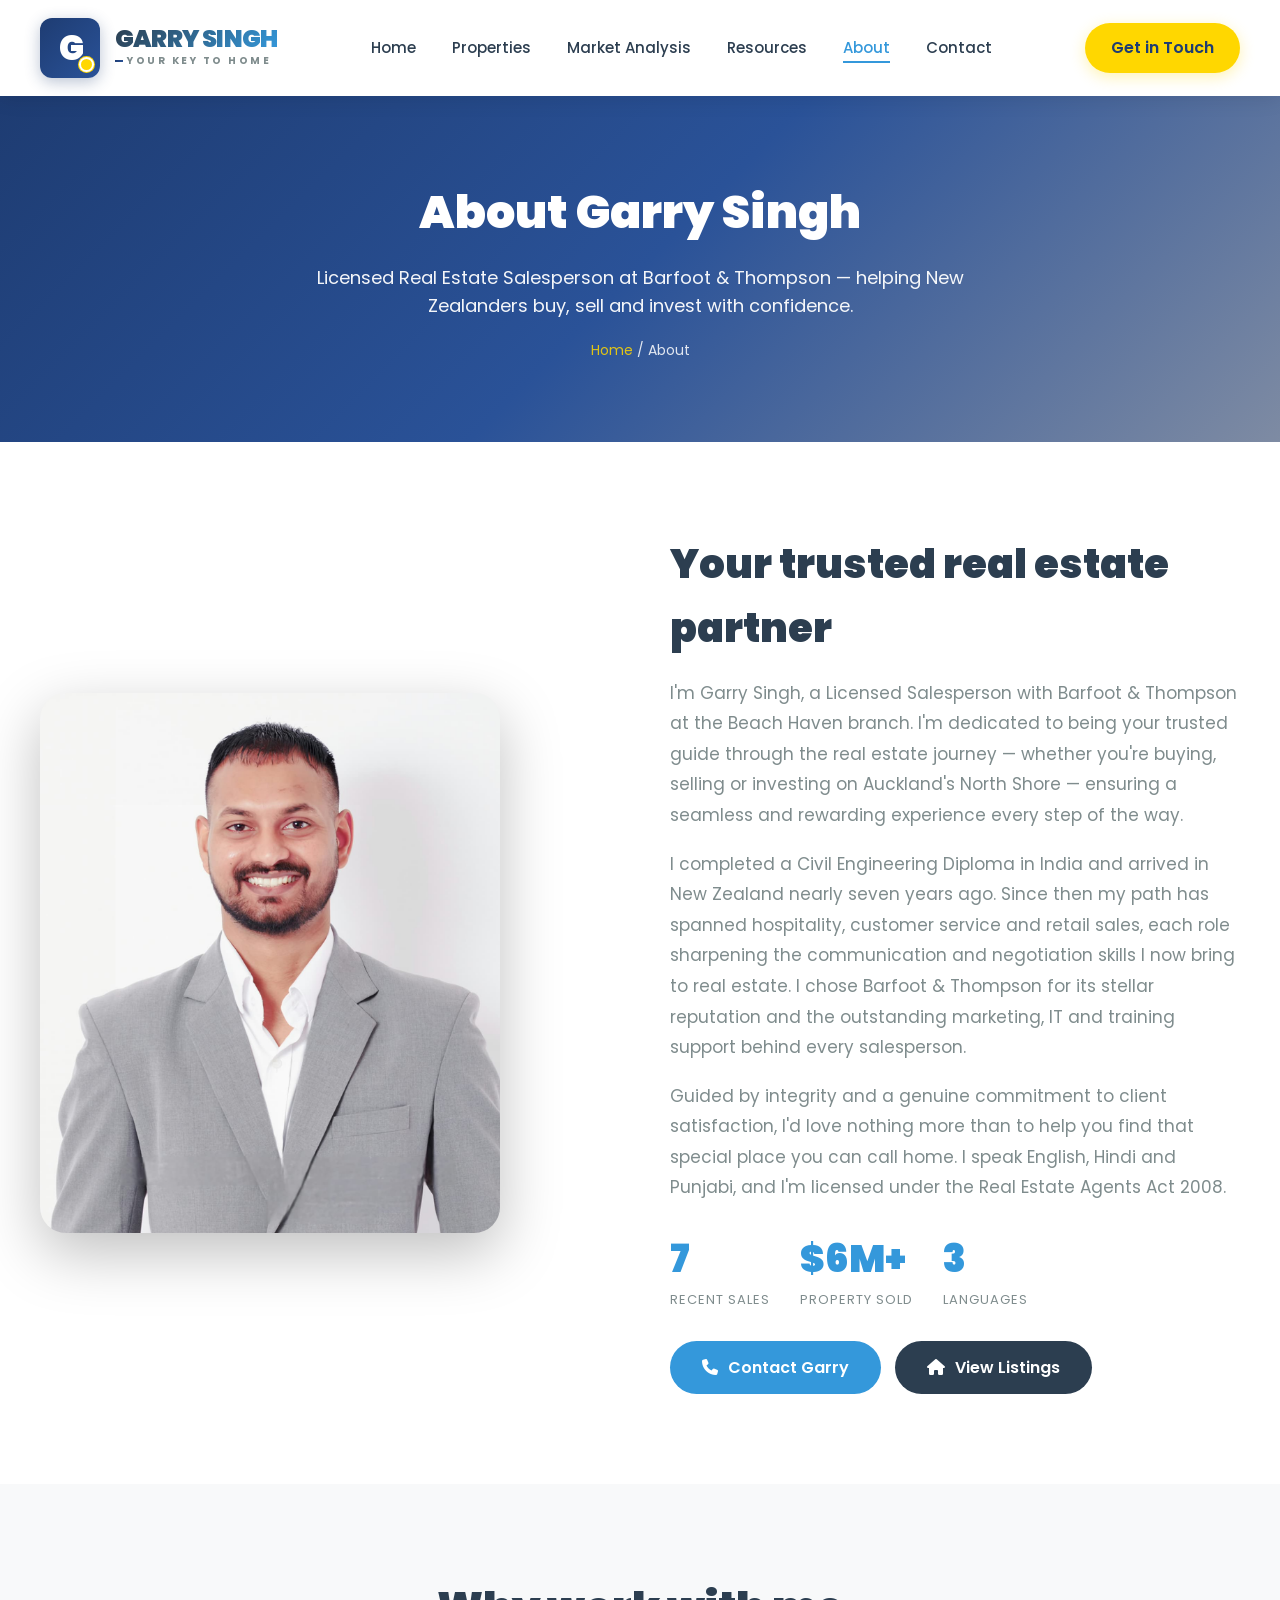
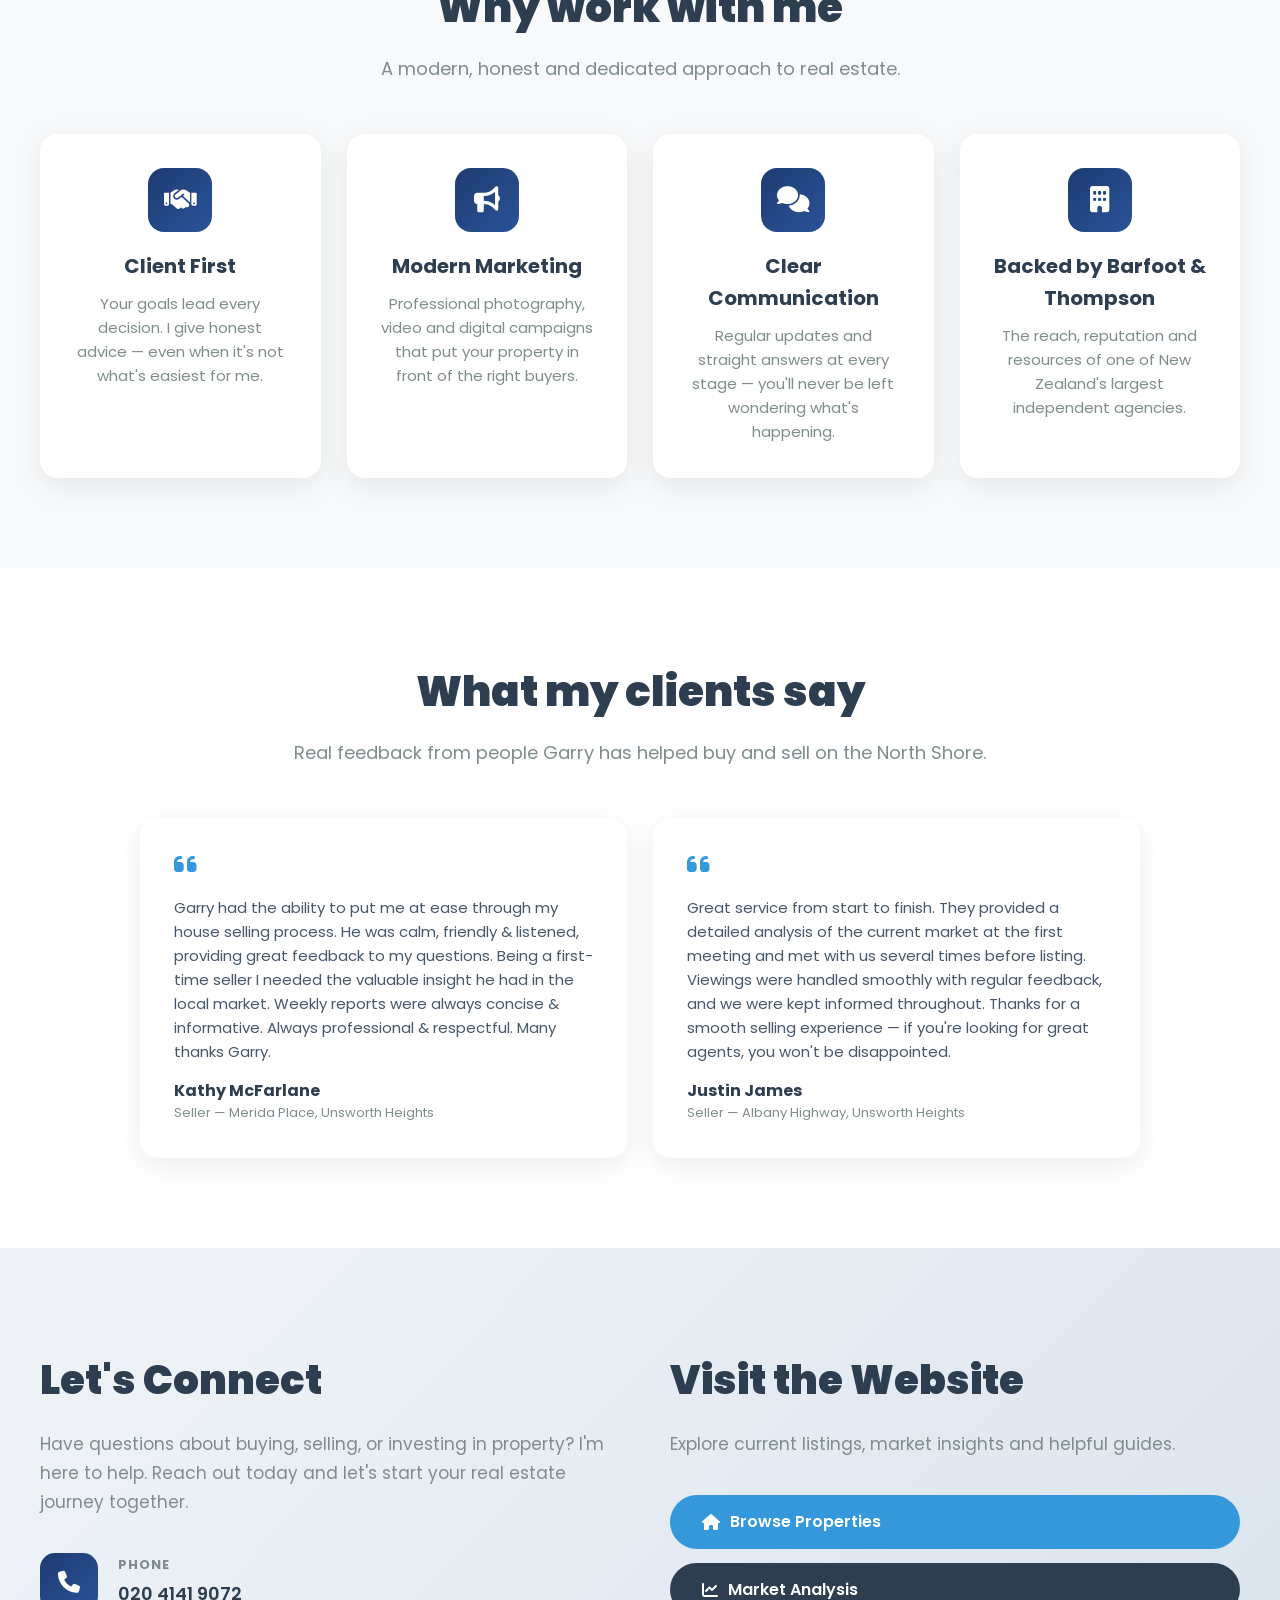
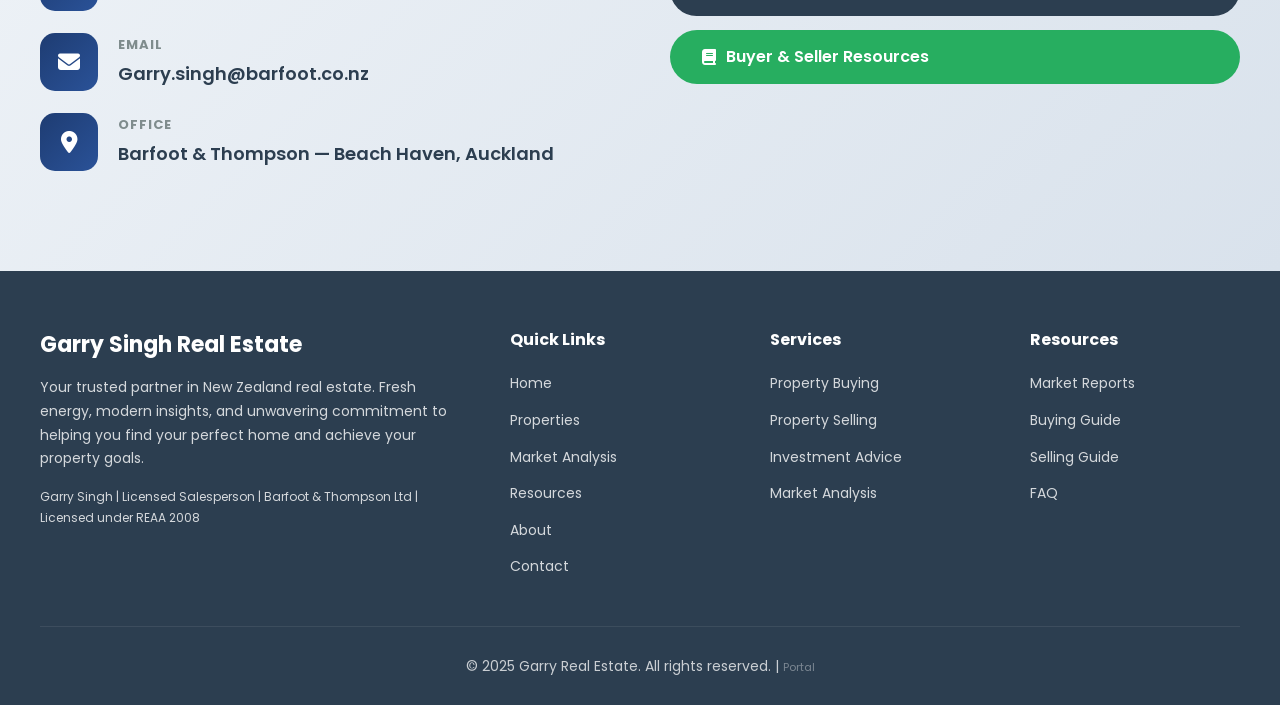
<file: about.html>
<!DOCTYPE html>
<html lang="en">
<head>
<meta charset="UTF-8">
<meta name="viewport" content="width=device-width, initial-scale=1.0">
<title>About Garry Singh | Licensed Real Estate Salesperson, Auckland</title>
<meta name="description" content="Meet Garry Singh — Licensed Real Estate Salesperson at Barfoot & Thompson, Auckland. Dedicated, modern, client-first service for buying, selling and investing in New Zealand property.">
<link rel="stylesheet" href="https://cdnjs.cloudflare.com/ajax/libs/font-awesome/6.4.0/css/all.min.css">
<link rel="stylesheet" href="styles.css">
</head>
<body>

<!-- Header & Navigation -->
<header class="header" id="header">
  <nav class="nav-container">
    <a href="index.html" class="logo-container" style="text-decoration:none;">
      <div class="logo-icon"></div>
      <div class="logo-text">
        <div class="logo-name">Garry Singh</div>
        <div class="logo-tagline">Your Key to Home</div>
      </div>
    </a>
    <ul class="nav-menu">
      <li><a href="index.html#home">Home</a></li>
      <li><a href="index.html#properties">Properties</a></li>
      <li><a href="market-analysis.html">Market Analysis</a></li>
      <li><a href="resources.html">Resources</a></li>
      <li><a href="about.html" class="active">About</a></li>
      <li><a href="index.html#contact">Contact</a></li>
    </ul>
    <a href="index.html#contact" class="cta-button">Get in Touch</a>
    <div class="mobile-menu-toggle"><i class="fas fa-bars"></i></div>
  </nav>
</header>

<!-- Page hero -->
<section class="page-hero">
  <h1>About Garry Singh</h1>
  <p>Licensed Real Estate Salesperson at Barfoot &amp; Thompson — helping New Zealanders buy, sell and invest with confidence.</p>
  <div class="breadcrumb"><a href="index.html">Home</a> / About</div>
</section>

<!-- Bio -->
<section class="section">
  <div class="about-grid container">
    <img class="about-photo" src="garry-singh.jpg" alt="Garry Singh, Licensed Real Estate Salesperson">
    <div class="about-text">
      <h2>Your trusted real estate partner</h2>
      <p>I'm Garry Singh, a Licensed Salesperson with Barfoot &amp; Thompson at the Beach Haven branch. I'm dedicated to being your trusted guide through the real estate journey — whether you're buying, selling or investing on Auckland's North Shore — ensuring a seamless and rewarding experience every step of the way.</p>
      <p>I completed a Civil Engineering Diploma in India and arrived in New Zealand nearly seven years ago. Since then my path has spanned hospitality, customer service and retail sales, each role sharpening the communication and negotiation skills I now bring to real estate. I chose Barfoot &amp; Thompson for its stellar reputation and the outstanding marketing, IT and training support behind every salesperson.</p>
      <p>Guided by integrity and a genuine commitment to client satisfaction, I'd love nothing more than to help you find that special place you can call home. I speak English, Hindi and Punjabi, and I'm licensed under the Real Estate Agents Act 2008.</p>
      <div class="about-stats">
        <div><div class="num">7</div><div class="lbl">Recent Sales</div></div>
        <div><div class="num">$6M+</div><div class="lbl">Property Sold</div></div>
        <div><div class="num">3</div><div class="lbl">Languages</div></div>
      </div>
      <div style="margin-top:30px;display:flex;gap:14px;flex-wrap:wrap;">
        <a href="index.html#contact" class="btn-solid"><i class="fas fa-phone"></i> Contact Garry</a>
        <a href="index.html#properties" class="btn-solid" style="background:var(--primary-color);"><i class="fas fa-home"></i> View Listings</a>
      </div>
    </div>
  </div>
</section>

<!-- Values -->
<section class="section" style="background:var(--bg-light);">
  <div class="section-header">
    <h2>Why work with me</h2>
    <p>A modern, honest and dedicated approach to real estate.</p>
  </div>
  <div class="values-grid">
    <div class="value-card">
      <div class="vicon"><i class="fas fa-handshake"></i></div>
      <h3>Client First</h3>
      <p>Your goals lead every decision. I give honest advice — even when it's not what's easiest for me.</p>
    </div>
    <div class="value-card">
      <div class="vicon"><i class="fas fa-bullhorn"></i></div>
      <h3>Modern Marketing</h3>
      <p>Professional photography, video and digital campaigns that put your property in front of the right buyers.</p>
    </div>
    <div class="value-card">
      <div class="vicon"><i class="fas fa-comments"></i></div>
      <h3>Clear Communication</h3>
      <p>Regular updates and straight answers at every stage — you'll never be left wondering what's happening.</p>
    </div>
    <div class="value-card">
      <div class="vicon"><i class="fas fa-building"></i></div>
      <h3>Backed by Barfoot &amp; Thompson</h3>
      <p>The reach, reputation and resources of one of New Zealand's largest independent agencies.</p>
    </div>
  </div>
</section>

<!-- Testimonials -->
<section class="section">
  <div class="section-header">
    <h2>What my clients say</h2>
    <p>Real feedback from people Garry has helped buy and sell on the North Shore.</p>
  </div>
  <div class="values-grid" style="max-width:1000px;">
    <div class="value-card" style="text-align:left;">
      <i class="fas fa-quote-left" style="color:var(--secondary-color);font-size:26px;"></i>
      <p style="margin:14px 0;color:#44576b;">Garry had the ability to put me at ease through my house selling process. He was calm, friendly &amp; listened, providing great feedback to my questions. Being a first-time seller I needed the valuable insight he had in the local market. Weekly reports were always concise &amp; informative. Always professional &amp; respectful. Many thanks Garry.</p>
      <strong style="color:var(--primary-color);">Kathy McFarlane</strong>
      <div style="color:var(--text-light);font-size:13px;">Seller — Merida Place, Unsworth Heights</div>
    </div>
    <div class="value-card" style="text-align:left;">
      <i class="fas fa-quote-left" style="color:var(--secondary-color);font-size:26px;"></i>
      <p style="margin:14px 0;color:#44576b;">Great service from start to finish. They provided a detailed analysis of the current market at the first meeting and met with us several times before listing. Viewings were handled smoothly with regular feedback, and we were kept informed throughout. Thanks for a smooth selling experience — if you're looking for great agents, you won't be disappointed.</p>
      <strong style="color:var(--primary-color);">Justin James</strong>
      <div style="color:var(--text-light);font-size:13px;">Seller — Albany Highway, Unsworth Heights</div>
    </div>
  </div>
</section>

<!-- Contact CTA -->
<section class="contact-section" id="contact">
  <div class="contact-container">
    <div class="contact-info">
      <h2>Let's Connect</h2>
      <p>Have questions about buying, selling, or investing in property? I'm here to help. Reach out today and let's start your real estate journey together.</p>
      <div class="contact-details">
        <div class="contact-item">
          <div class="contact-icon"><i class="fas fa-phone"></i></div>
          <div class="contact-item-text"><strong>Phone</strong><a href="tel:+642041419072">020 4141 9072</a></div>
        </div>
        <div class="contact-item">
          <div class="contact-icon"><i class="fas fa-envelope"></i></div>
          <div class="contact-item-text"><strong>Email</strong><a href="mailto:Garry.singh@barfoot.co.nz">Garry.singh@barfoot.co.nz</a></div>
        </div>
        <div class="contact-item">
          <div class="contact-icon"><i class="fas fa-map-marker-alt"></i></div>
          <div class="contact-item-text"><strong>Office</strong><a href="https://www.barfoot.co.nz/branches/beach-haven" target="_blank" rel="noopener">Barfoot &amp; Thompson — Beach Haven, Auckland</a></div>
        </div>
      </div>
    </div>
    <div class="contact-info">
      <h2>Visit the Website</h2>
      <p>Explore current listings, market insights and helpful guides.</p>
      <div style="display:flex;flex-direction:column;gap:14px;">
        <a href="index.html#properties" class="btn-solid"><i class="fas fa-home"></i> Browse Properties</a>
        <a href="market-analysis.html" class="btn-solid" style="background:var(--primary-color);"><i class="fas fa-chart-line"></i> Market Analysis</a>
        <a href="resources.html" class="btn-solid" style="background:#27ae60;"><i class="fas fa-book"></i> Buyer &amp; Seller Resources</a>
      </div>
    </div>
  </div>
</section>

<!-- Footer -->
<footer class="footer">
  <div class="footer-content">
    <div class="footer-about">
      <h3>Garry Singh Real Estate</h3>
      <p>Your trusted partner in New Zealand real estate. Fresh energy, modern insights, and unwavering commitment to helping you find your perfect home and achieve your property goals.</p>
      <p style="margin-top:15px;font-size:12px;opacity:0.8;">Garry Singh | Licensed Salesperson | Barfoot &amp; Thompson Ltd | Licensed under REAA 2008</p>
    </div>
    <div class="footer-column">
      <h4>Quick Links</h4>
      <ul>
        <li><a href="index.html#home">Home</a></li>
        <li><a href="index.html#properties">Properties</a></li>
        <li><a href="market-analysis.html">Market Analysis</a></li>
        <li><a href="resources.html">Resources</a></li>
        <li><a href="about.html">About</a></li>
        <li><a href="index.html#contact">Contact</a></li>
      </ul>
    </div>
    <div class="footer-column">
      <h4>Services</h4>
      <ul>
        <li><a href="index.html#properties">Property Buying</a></li>
        <li><a href="index.html#contact">Property Selling</a></li>
        <li><a href="index.html#contact">Investment Advice</a></li>
        <li><a href="market-analysis.html">Market Analysis</a></li>
      </ul>
    </div>
    <div class="footer-column">
      <h4>Resources</h4>
      <ul>
        <li><a href="market-analysis.html">Market Reports</a></li>
        <li><a href="resources.html">Buying Guide</a></li>
        <li><a href="resources.html">Selling Guide</a></li>
        <li><a href="resources.html">FAQ</a></li>
      </ul>
    </div>
  </div>
  <div class="footer-bottom">
    <p>&copy; 2025 Garry Real Estate. All rights reserved. | <a href="admin.html" style="text-decoration:none;font-size:11px;">Portal</a></p>
  </div>
</footer>

<script>
document.addEventListener('DOMContentLoaded', function () {
  const toggle = document.querySelector('.mobile-menu-toggle');
  const menu = document.querySelector('.nav-menu');
  if (toggle && menu) {
    toggle.addEventListener('click', () => {
      menu.classList.toggle('active');
      const icon = toggle.querySelector('i');
      icon.classList.toggle('fa-bars');
      icon.classList.toggle('fa-times');
    });
    menu.querySelectorAll('a').forEach(l => l.addEventListener('click', () => menu.classList.remove('active')));
  }
});
window.addEventListener('scroll', function () {
  const header = document.getElementById('header');
  if (window.scrollY > 50) header.classList.add('scrolled'); else header.classList.remove('scrolled');
});
</script>
</body>
</html>
</file>
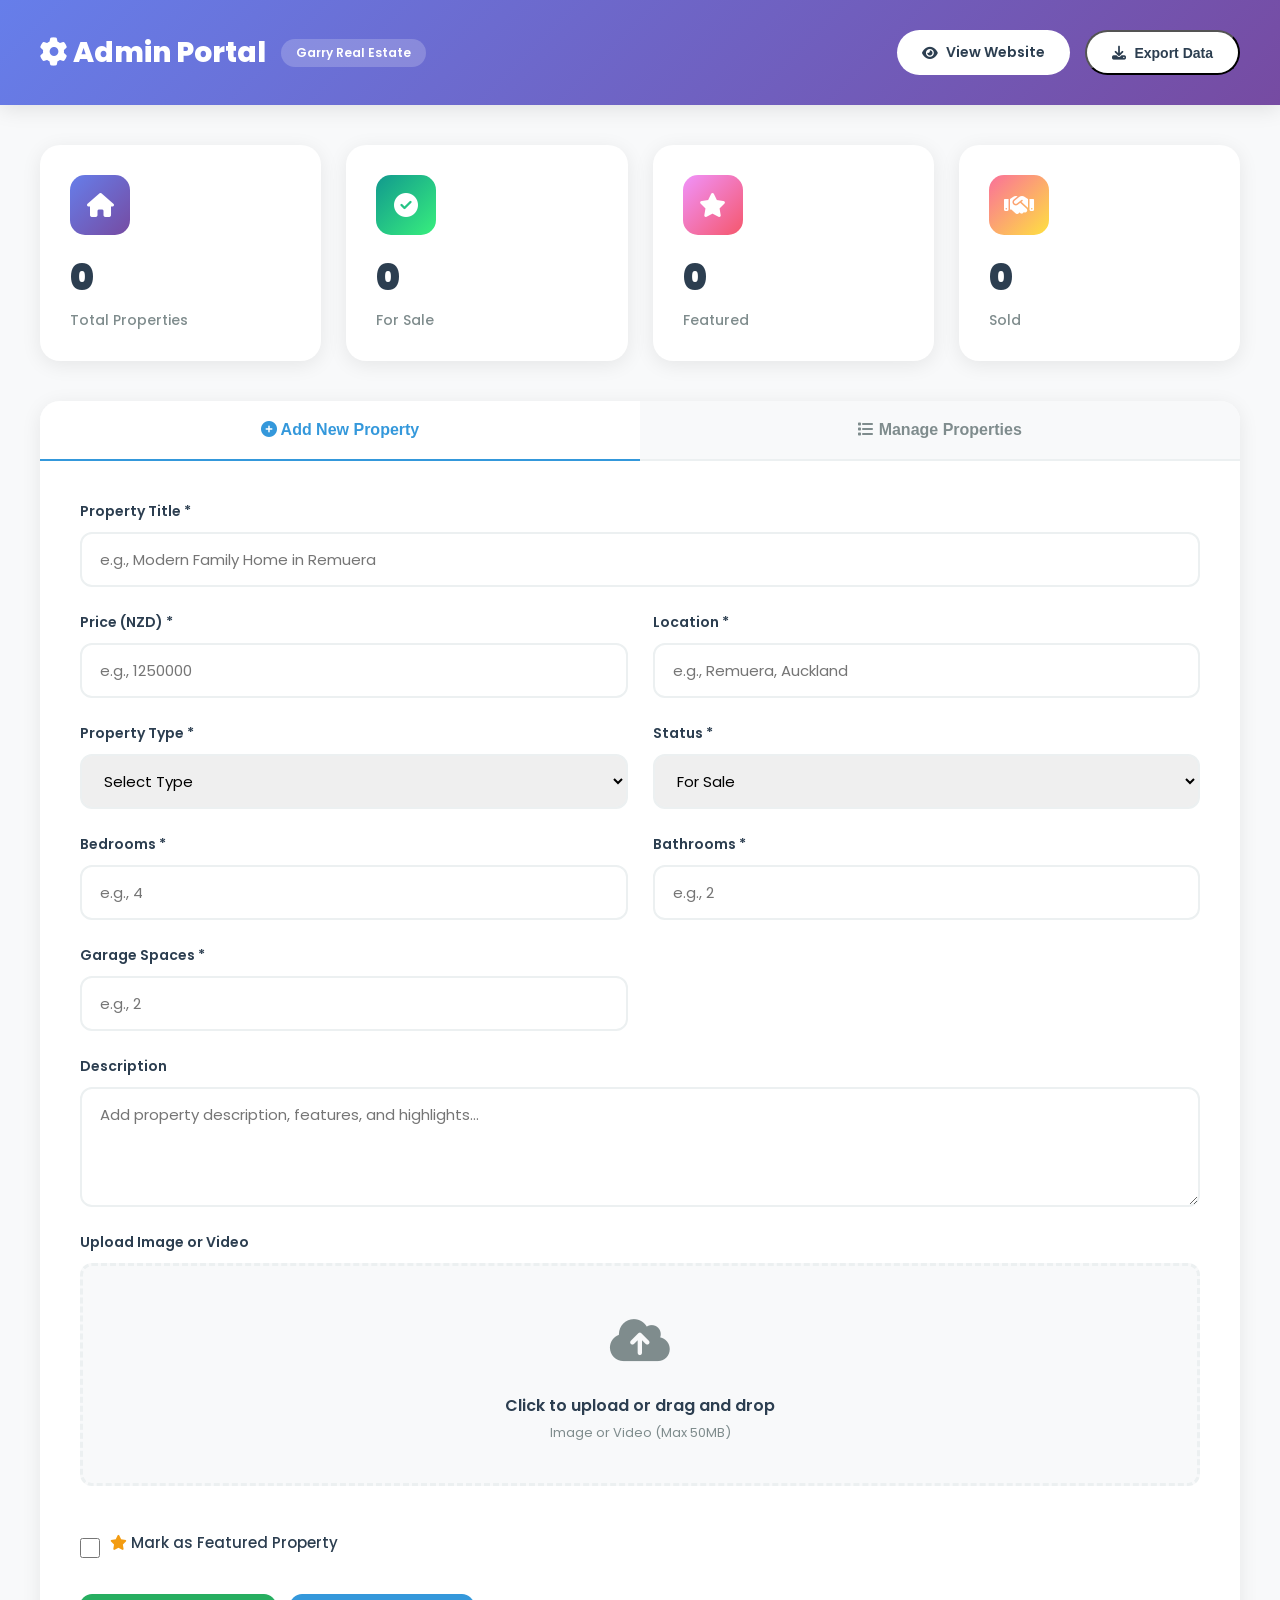
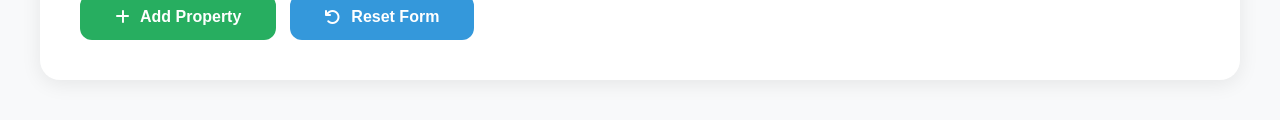
<file: admin-backup.html>
<!DOCTYPE html>
<html lang="en">
<head>
    <meta charset="UTF-8">
    <meta name="viewport" content="width=device-width, initial-scale=1.0">
    <title>Admin Portal - Garry Real Estate</title>
    <link rel="stylesheet" href="https://cdnjs.cloudflare.com/ajax/libs/font-awesome/6.4.0/css/all.min.css">
    <style>
        @import url('https://fonts.googleapis.com/css2?family=Poppins:wght@300;400;500;600;700;800;900&display=swap');

        * {
            margin: 0;
            padding: 0;
            box-sizing: border-box;
        }

        :root {
            --primary-color: #2c3e50;
            --secondary-color: #3498db;
            --accent-color: #e74c3c;
            --success-color: #27ae60;
            --warning-color: #f39c12;
            --text-dark: #2c3e50;
            --text-light: #7f8c8d;
            --bg-light: #f8f9fa;
            --white: #ffffff;
            --border: #ecf0f1;
        }

        body {
            font-family: 'Poppins', sans-serif;
            background: var(--bg-light);
            color: var(--text-dark);
        }

        /* Header */
        .admin-header {
            background: linear-gradient(135deg, #667eea 0%, #764ba2 100%);
            color: white;
            padding: 30px 40px;
            box-shadow: 0 4px 20px rgba(0,0,0,0.1);
        }

        .header-content {
            max-width: 1400px;
            margin: 0 auto;
            display: flex;
            justify-content: space-between;
            align-items: center;
        }

        .admin-title {
            display: flex;
            align-items: center;
            gap: 15px;
        }

        .admin-title h1 {
            font-size: 28px;
            font-weight: 800;
        }

        .admin-title .badge {
            background: rgba(255,255,255,0.2);
            padding: 5px 15px;
            border-radius: 20px;
            font-size: 12px;
            font-weight: 600;
        }

        .header-actions {
            display: flex;
            gap: 15px;
        }

        .btn-header {
            background: white;
            color: var(--primary-color);
            padding: 12px 25px;
            border-radius: 25px;
            text-decoration: none;
            font-weight: 600;
            font-size: 14px;
            transition: all 0.3s;
            display: inline-flex;
            align-items: center;
            gap: 8px;
        }

        .btn-header:hover {
            transform: translateY(-2px);
            box-shadow: 0 5px 15px rgba(0,0,0,0.2);
        }

        /* Main Container */
        .admin-container {
            max-width: 1400px;
            margin: 40px auto;
            padding: 0 40px;
        }

        /* Stats Dashboard */
        .stats-grid {
            display: grid;
            grid-template-columns: repeat(auto-fit, minmax(250px, 1fr));
            gap: 25px;
            margin-bottom: 40px;
        }

        .stat-card {
            background: white;
            padding: 30px;
            border-radius: 20px;
            box-shadow: 0 4px 20px rgba(0,0,0,0.08);
            transition: all 0.3s;
        }

        .stat-card:hover {
            transform: translateY(-5px);
            box-shadow: 0 8px 30px rgba(0,0,0,0.12);
        }

        .stat-icon {
            width: 60px;
            height: 60px;
            border-radius: 15px;
            display: flex;
            align-items: center;
            justify-content: center;
            font-size: 24px;
            margin-bottom: 15px;
        }

        .stat-card.blue .stat-icon {
            background: linear-gradient(135deg, #667eea 0%, #764ba2 100%);
            color: white;
        }

        .stat-card.green .stat-icon {
            background: linear-gradient(135deg, #11998e 0%, #38ef7d 100%);
            color: white;
        }

        .stat-card.orange .stat-icon {
            background: linear-gradient(135deg, #f093fb 0%, #f5576c 100%);
            color: white;
        }

        .stat-card.red .stat-icon {
            background: linear-gradient(135deg, #fa709a 0%, #fee140 100%);
            color: white;
        }

        .stat-value {
            font-size: 36px;
            font-weight: 900;
            color: var(--primary-color);
            margin-bottom: 5px;
        }

        .stat-label {
            font-size: 14px;
            color: var(--text-light);
            font-weight: 500;
        }

        /* Tabs */
        .tabs-container {
            background: white;
            border-radius: 20px;
            box-shadow: 0 4px 20px rgba(0,0,0,0.08);
            overflow: hidden;
        }

        .tabs-header {
            display: flex;
            border-bottom: 2px solid var(--border);
            background: var(--bg-light);
        }

        .tab-button {
            flex: 1;
            padding: 20px;
            background: none;
            border: none;
            font-size: 16px;
            font-weight: 600;
            color: var(--text-light);
            cursor: pointer;
            transition: all 0.3s;
            position: relative;
        }

        .tab-button:hover {
            background: rgba(52, 152, 219, 0.05);
        }

        .tab-button.active {
            color: var(--secondary-color);
            background: white;
        }

        .tab-button.active::after {
            content: '';
            position: absolute;
            bottom: -2px;
            left: 0;
            right: 0;
            height: 2px;
            background: var(--secondary-color);
        }

        .tab-content {
            display: none;
            padding: 40px;
        }

        .tab-content.active {
            display: block;
        }

        /* Form Styles */
        .form-grid {
            display: grid;
            grid-template-columns: 1fr 1fr;
            gap: 25px;
            margin-bottom: 30px;
        }

        .form-group-full {
            grid-column: 1 / -1;
        }

        .form-group {
            display: flex;
            flex-direction: column;
        }

        .form-group label {
            font-size: 14px;
            font-weight: 600;
            margin-bottom: 10px;
            color: var(--text-dark);
        }

        .form-group input,
        .form-group select,
        .form-group textarea {
            padding: 14px 18px;
            border: 2px solid var(--border);
            border-radius: 12px;
            font-size: 15px;
            font-family: 'Poppins', sans-serif;
            transition: all 0.3s;
        }

        .form-group input:focus,
        .form-group select:focus,
        .form-group textarea:focus {
            outline: none;
            border-color: var(--secondary-color);
        }

        .form-group textarea {
            resize: vertical;
            min-height: 120px;
        }

        /* File Upload */
        .upload-area {
            border: 3px dashed var(--border);
            border-radius: 12px;
            padding: 40px;
            text-align: center;
            cursor: pointer;
            transition: all 0.3s;
            background: var(--bg-light);
        }

        .upload-area:hover {
            border-color: var(--secondary-color);
            background: rgba(52, 152, 219, 0.05);
        }

        .upload-area.dragover {
            border-color: var(--secondary-color);
            background: rgba(52, 152, 219, 0.1);
        }

        .upload-icon {
            font-size: 48px;
            color: var(--text-light);
            margin-bottom: 15px;
        }

        .upload-text {
            font-size: 16px;
            color: var(--text-dark);
            font-weight: 600;
            margin-bottom: 5px;
        }

        .upload-subtext {
            font-size: 13px;
            color: var(--text-light);
        }

        #fileInput {
            display: none;
        }

        .preview-container {
            margin-top: 20px;
            display: none;
        }

        .preview-container.active {
            display: block;
        }

        .preview-image,
        .preview-video {
            max-width: 100%;
            max-height: 300px;
            border-radius: 12px;
            box-shadow: 0 4px 20px rgba(0,0,0,0.1);
        }

        .remove-preview {
            margin-top: 10px;
            background: var(--accent-color);
            color: white;
            border: none;
            padding: 10px 20px;
            border-radius: 8px;
            cursor: pointer;
            font-weight: 600;
            transition: all 0.3s;
        }

        .remove-preview:hover {
            background: #c0392b;
        }

        /* Checkbox */
        .checkbox-group {
            display: flex;
            align-items: center;
            gap: 10px;
            margin-top: 20px;
        }

        .checkbox-group input[type="checkbox"] {
            width: 20px;
            height: 20px;
            cursor: pointer;
        }

        .checkbox-group label {
            font-size: 15px;
            font-weight: 500;
            cursor: pointer;
        }

        /* Buttons */
        .btn {
            padding: 14px 35px;
            border: none;
            border-radius: 12px;
            font-size: 16px;
            font-weight: 600;
            cursor: pointer;
            transition: all 0.3s;
            display: inline-flex;
            align-items: center;
            gap: 10px;
        }

        .btn-primary {
            background: var(--secondary-color);
            color: white;
        }

        .btn-primary:hover {
            background: #2980b9;
            transform: translateY(-2px);
            box-shadow: 0 5px 15px rgba(52, 152, 219, 0.3);
        }

        .btn-success {
            background: var(--success-color);
            color: white;
        }

        .btn-success:hover {
            background: #229954;
            transform: translateY(-2px);
            box-shadow: 0 5px 15px rgba(39, 174, 96, 0.3);
        }

        .btn-danger {
            background: var(--accent-color);
            color: white;
        }

        .btn-danger:hover {
            background: #c0392b;
        }

        .btn-small {
            padding: 8px 18px;
            font-size: 14px;
        }

        /* Properties List */
        .properties-list {
            display: grid;
            gap: 20px;
        }

        .property-item {
            background: white;
            border-radius: 15px;
            padding: 20px;
            box-shadow: 0 4px 15px rgba(0,0,0,0.08);
            display: grid;
            grid-template-columns: 150px 1fr auto;
            gap: 20px;
            align-items: center;
            transition: all 0.3s;
        }

        .property-item:hover {
            box-shadow: 0 6px 25px rgba(0,0,0,0.12);
        }

        .property-thumbnail {
            width: 150px;
            height: 100px;
            border-radius: 10px;
            background: linear-gradient(135deg, #ecf0f1 0%, #bdc3c7 100%);
            background-size: cover;
            background-position: center;
            display: flex;
            align-items: center;
            justify-content: center;
            font-size: 40px;
            color: rgba(0,0,0,0.2);
        }

        .property-details h3 {
            font-size: 18px;
            font-weight: 700;
            margin-bottom: 5px;
            color: var(--primary-color);
        }

        .property-details p {
            font-size: 14px;
            color: var(--text-light);
            margin-bottom: 3px;
        }

        .property-price {
            font-size: 20px;
            font-weight: 800;
            color: var(--secondary-color);
        }

        .property-actions {
            display: flex;
            gap: 10px;
        }

        /* Alert Messages */
        .alert {
            padding: 15px 20px;
            border-radius: 12px;
            margin-bottom: 20px;
            display: none;
            align-items: center;
            gap: 10px;
            font-weight: 500;
        }

        .alert.active {
            display: flex;
        }

        .alert-success {
            background: #d4edda;
            color: #155724;
            border: 1px solid #c3e6cb;
        }

        .alert-error {
            background: #f8d7da;
            color: #721c24;
            border: 1px solid #f5c6cb;
        }

        /* Empty State */
        .empty-state {
            text-align: center;
            padding: 60px 20px;
            color: var(--text-light);
        }

        .empty-state i {
            font-size: 80px;
            margin-bottom: 20px;
            opacity: 0.3;
        }

        .empty-state h3 {
            font-size: 24px;
            margin-bottom: 10px;
            color: var(--text-dark);
        }

        /* Responsive */
        @media (max-width: 768px) {
            .form-grid {
                grid-template-columns: 1fr;
            }

            .property-item {
                grid-template-columns: 1fr;
            }

            .stats-grid {
                grid-template-columns: 1fr;
            }

            .tabs-header {
                flex-direction: column;
            }
        }
    </style>
</head>
<body>
    <!-- Header -->
    <header class="admin-header">
        <div class="header-content">
            <div class="admin-title">
                <h1><i class="fas fa-cog"></i> Admin Portal</h1>
                <span class="badge">Garry Real Estate</span>
            </div>
            <div class="header-actions">
                <a href="index.html" class="btn-header" target="_blank">
                    <i class="fas fa-eye"></i>
                    View Website
                </a>
                <button onclick="exportData()" class="btn-header">
                    <i class="fas fa-download"></i>
                    Export Data
                </button>
            </div>
        </div>
    </header>

    <!-- Main Container -->
    <div class="admin-container">
        <!-- Stats Dashboard -->
        <div class="stats-grid">
            <div class="stat-card blue">
                <div class="stat-icon">
                    <i class="fas fa-home"></i>
                </div>
                <div class="stat-value" id="totalProperties">0</div>
                <div class="stat-label">Total Properties</div>
            </div>

            <div class="stat-card green">
                <div class="stat-icon">
                    <i class="fas fa-check-circle"></i>
                </div>
                <div class="stat-value" id="forSaleProperties">0</div>
                <div class="stat-label">For Sale</div>
            </div>

            <div class="stat-card orange">
                <div class="stat-icon">
                    <i class="fas fa-star"></i>
                </div>
                <div class="stat-value" id="featuredProperties">0</div>
                <div class="stat-label">Featured</div>
            </div>

            <div class="stat-card red">
                <div class="stat-icon">
                    <i class="fas fa-handshake"></i>
                </div>
                <div class="stat-value" id="soldProperties">0</div>
                <div class="stat-label">Sold</div>
            </div>
        </div>

        <!-- Tabs -->
        <div class="tabs-container">
            <div class="tabs-header">
                <button class="tab-button active" onclick="switchTab('add')">
                    <i class="fas fa-plus-circle"></i> Add New Property
                </button>
                <button class="tab-button" onclick="switchTab('manage')">
                    <i class="fas fa-list"></i> Manage Properties
                </button>
            </div>

            <!-- Add Property Tab -->
            <div class="tab-content active" id="addTab">
                <div class="alert alert-success" id="successAlert">
                    <i class="fas fa-check-circle"></i>
                    <span id="successMessage">Property added successfully!</span>
                </div>

                <div class="alert alert-error" id="errorAlert">
                    <i class="fas fa-exclamation-circle"></i>
                    <span id="errorMessage">Please fill in all required fields.</span>
                </div>

                <form id="propertyForm" onsubmit="addProperty(event)">
                    <div class="form-grid">
                        <div class="form-group form-group-full">
                            <label>Property Title *</label>
                            <input type="text" id="title" placeholder="e.g., Modern Family Home in Remuera" required>
                        </div>

                        <div class="form-group">
                            <label>Price (NZD) *</label>
                            <input type="number" id="price" placeholder="e.g., 1250000" required>
                        </div>

                        <div class="form-group">
                            <label>Location *</label>
                            <input type="text" id="location" placeholder="e.g., Remuera, Auckland" required>
                        </div>

                        <div class="form-group">
                            <label>Property Type *</label>
                            <select id="type" required>
                                <option value="">Select Type</option>
                                <option>House</option>
                                <option>Apartment</option>
                                <option>Townhouse</option>
                                <option>Land</option>
                                <option>Commercial</option>
                            </select>
                        </div>

                        <div class="form-group">
                            <label>Status *</label>
                            <select id="status" required>
                                <option>For Sale</option>
                                <option>New Listing</option>
                                <option>Sold</option>
                                <option>Under Contract</option>
                            </select>
                        </div>

                        <div class="form-group">
                            <label>Bedrooms *</label>
                            <input type="number" id="beds" placeholder="e.g., 4" required>
                        </div>

                        <div class="form-group">
                            <label>Bathrooms *</label>
                            <input type="number" id="baths" placeholder="e.g., 2" required>
                        </div>

                        <div class="form-group">
                            <label>Garage Spaces *</label>
                            <input type="number" id="garage" placeholder="e.g., 2" required>
                        </div>

                        <div class="form-group form-group-full">
                            <label>Description</label>
                            <textarea id="description" placeholder="Add property description, features, and highlights..."></textarea>
                        </div>

                        <div class="form-group form-group-full">
                            <label>Upload Image or Video</label>
                            <div class="upload-area" id="uploadArea">
                                <div class="upload-icon">
                                    <i class="fas fa-cloud-upload-alt"></i>
                                </div>
                                <div class="upload-text">Click to upload or drag and drop</div>
                                <div class="upload-subtext">Image or Video (Max 50MB)</div>
                            </div>
                            <input type="file" id="fileInput" accept="image/*,video/*">

                            <div class="preview-container" id="previewContainer">
                                <img id="previewImage" class="preview-image" style="display:none;">
                                <video id="previewVideo" class="preview-video" controls style="display:none;"></video>
                                <button type="button" class="remove-preview" onclick="removePreview()">
                                    <i class="fas fa-times"></i> Remove
                                </button>
                            </div>
                        </div>

                        <div class="form-group form-group-full">
                            <div class="checkbox-group">
                                <input type="checkbox" id="featured">
                                <label for="featured">
                                    <i class="fas fa-star" style="color: #f39c12;"></i>
                                    Mark as Featured Property
                                </label>
                            </div>
                        </div>
                    </div>

                    <button type="submit" class="btn btn-success">
                        <i class="fas fa-plus"></i>
                        <span id="submitButtonText">Add Property</span>
                    </button>
                    <button type="button" class="btn btn-primary" onclick="resetForm()" style="margin-left: 10px;">
                        <i class="fas fa-undo"></i>
                        Reset Form
                    </button>
                </form>
            </div>

            <!-- Manage Properties Tab -->
            <div class="tab-content" id="manageTab">
                <div class="properties-list" id="propertiesList">
                    <!-- Properties will be loaded here -->
                </div>
            </div>
        </div>
    </div>

    <script>
        let properties = JSON.parse(localStorage.getItem('garryProperties') || '[]');
        let currentMediaUrl = null;
        let currentMediaType = null;
        let editingIndex = null;

        // Initialize
        document.addEventListener('DOMContentLoaded', function() {
            updateStats();
            loadPropertiesList();
            setupFileUpload();
        });

        // Setup file upload
        function setupFileUpload() {
            const uploadArea = document.getElementById('uploadArea');
            const fileInput = document.getElementById('fileInput');

            uploadArea.addEventListener('click', () => fileInput.click());

            uploadArea.addEventListener('dragover', (e) => {
                e.preventDefault();
                uploadArea.classList.add('dragover');
            });

            uploadArea.addEventListener('dragleave', () => {
                uploadArea.classList.remove('dragover');
            });

            uploadArea.addEventListener('drop', (e) => {
                e.preventDefault();
                uploadArea.classList.remove('dragover');
                const file = e.dataTransfer.files[0];
                if (file) handleFile(file);
            });

            fileInput.addEventListener('change', (e) => {
                const file = e.target.files[0];
                if (file) handleFile(file);
            });
        }

        // Handle file upload
        function handleFile(file) {
            const maxSize = 50 * 1024 * 1024; // 50MB

            if (file.size > maxSize) {
                showError('File size exceeds 50MB limit');
                return;
            }

            const reader = new FileReader();
            reader.onload = function(e) {
                currentMediaUrl = e.target.result;

                if (file.type.startsWith('image/')) {
                    currentMediaType = 'image';
                    document.getElementById('previewImage').src = currentMediaUrl;
                    document.getElementById('previewImage').style.display = 'block';
                    document.getElementById('previewVideo').style.display = 'none';
                } else if (file.type.startsWith('video/')) {
                    currentMediaType = 'video';
                    document.getElementById('previewVideo').src = currentMediaUrl;
                    document.getElementById('previewVideo').style.display = 'block';
                    document.getElementById('previewImage').style.display = 'none';
                }

                document.getElementById('previewContainer').classList.add('active');
            };
            reader.readAsDataURL(file);
        }

        // Remove preview
        function removePreview() {
            currentMediaUrl = null;
            currentMediaType = null;
            document.getElementById('previewContainer').classList.remove('active');
            document.getElementById('previewImage').src = '';
            document.getElementById('previewVideo').src = '';
            document.getElementById('fileInput').value = '';
        }

        // Add/Update Property
        function addProperty(event) {
            event.preventDefault();

            const property = {
                id: editingIndex !== null ? properties[editingIndex].id : Date.now(),
                title: document.getElementById('title').value,
                price: document.getElementById('price').value,
                location: document.getElementById('location').value,
                type: document.getElementById('type').value,
                status: document.getElementById('status').value,
                beds: document.getElementById('beds').value,
                baths: document.getElementById('baths').value,
                garage: document.getElementById('garage').value,
                description: document.getElementById('description').value,
                featured: document.getElementById('featured').checked,
                imageUrl: currentMediaType === 'image' ? currentMediaUrl : (editingIndex !== null ? properties[editingIndex].imageUrl : null),
                videoUrl: currentMediaType === 'video' ? currentMediaUrl : (editingIndex !== null ? properties[editingIndex].videoUrl : null),
                createdAt: editingIndex !== null ? properties[editingIndex].createdAt : new Date().toISOString()
            };

            if (editingIndex !== null) {
                properties[editingIndex] = property;
                showSuccess('Property updated successfully!');
                editingIndex = null;
                document.getElementById('submitButtonText').textContent = 'Add Property';
            } else {
                properties.push(property);
                showSuccess('Property added successfully!');
            }

            localStorage.setItem('garryProperties', JSON.stringify(properties));

            resetForm();
            updateStats();
            loadPropertiesList();
        }

        // Edit Property
        function editProperty(index) {
            editingIndex = index;
            const property = properties[index];

            document.getElementById('title').value = property.title;
            document.getElementById('price').value = property.price;
            document.getElementById('location').value = property.location;
            document.getElementById('type').value = property.type;
            document.getElementById('status').value = property.status;
            document.getElementById('beds').value = property.beds;
            document.getElementById('baths').value = property.baths;
            document.getElementById('garage').value = property.garage;
            document.getElementById('description').value = property.description || '';
            document.getElementById('featured').checked = property.featured;

            if (property.imageUrl) {
                currentMediaUrl = property.imageUrl;
                currentMediaType = 'image';
                document.getElementById('previewImage').src = property.imageUrl;
                document.getElementById('previewImage').style.display = 'block';
                document.getElementById('previewVideo').style.display = 'none';
                document.getElementById('previewContainer').classList.add('active');
            } else if (property.videoUrl) {
                currentMediaUrl = property.videoUrl;
                currentMediaType = 'video';
                document.getElementById('previewVideo').src = property.videoUrl;
                document.getElementById('previewVideo').style.display = 'block';
                document.getElementById('previewImage').style.display = 'none';
                document.getElementById('previewContainer').classList.add('active');
            }

            document.getElementById('submitButtonText').textContent = 'Update Property';
            switchTab('add');
            window.scrollTo({ top: 0, behavior: 'smooth' });
        }

        // Delete Property
        function deleteProperty(index) {
            if (confirm('Are you sure you want to delete this property?')) {
                properties.splice(index, 1);
                localStorage.setItem('garryProperties', JSON.stringify(properties));
                showSuccess('Property deleted successfully!');
                updateStats();
                loadPropertiesList();
            }
        }

        // Reset Form
        function resetForm() {
            document.getElementById('propertyForm').reset();
            removePreview();
            editingIndex = null;
            document.getElementById('submitButtonText').textContent = 'Add Property';
        }

        // Load Properties List
        function loadPropertiesList() {
            const list = document.getElementById('propertiesList');

            if (properties.length === 0) {
                list.innerHTML = `
                    <div class="empty-state">
                        <i class="fas fa-home"></i>
                        <h3>No properties yet</h3>
                        <p>Start by adding your first property!</p>
                    </div>
                `;
                return;
            }

            list.innerHTML = '';

            properties.forEach((property, index) => {
                const item = document.createElement('div');
                item.className = 'property-item';

                let thumbnailStyle = '';
                let thumbnailContent = '🏠';

                if (property.imageUrl) {
                    thumbnailStyle = `background-image: url('${property.imageUrl}');`;
                    thumbnailContent = '';
                } else if (property.videoUrl) {
                    thumbnailContent = '🎥';
                }

                item.innerHTML = `
                    <div class="property-thumbnail" style="${thumbnailStyle}">${thumbnailContent}</div>
                    <div class="property-details">
                        <h3>${property.title}</h3>
                        <p><i class="fas fa-map-marker-alt"></i> ${property.location}</p>
                        <p><i class="fas fa-home"></i> ${property.type} | <i class="fas fa-bed"></i> ${property.beds} Beds | <i class="fas fa-bath"></i> ${property.baths} Baths</p>
                        <div class="property-price">$${parseInt(property.price).toLocaleString()}</div>
                        <p style="margin-top: 5px;">
                            <span style="background: ${property.status === 'Sold' ? '#27ae60' : '#3498db'}; color: white; padding: 3px 10px; border-radius: 12px; font-size: 11px; font-weight: 600;">
                                ${property.status}
                            </span>
                            ${property.featured ? '<span style="background: #f39c12; color: white; padding: 3px 10px; border-radius: 12px; font-size: 11px; font-weight: 600; margin-left: 5px;"><i class="fas fa-star"></i> Featured</span>' : ''}
                        </p>
                    </div>
                    <div class="property-actions">
                        <button class="btn btn-primary btn-small" onclick="editProperty(${index})">
                            <i class="fas fa-edit"></i> Edit
                        </button>
                        <button class="btn btn-danger btn-small" onclick="deleteProperty(${index})">
                            <i class="fas fa-trash"></i> Delete
                        </button>
                    </div>
                `;

                list.appendChild(item);
            });
        }

        // Update Stats
        function updateStats() {
            document.getElementById('totalProperties').textContent = properties.length;
            document.getElementById('forSaleProperties').textContent = properties.filter(p => p.status === 'For Sale' || p.status === 'New Listing').length;
            document.getElementById('featuredProperties').textContent = properties.filter(p => p.featured).length;
            document.getElementById('soldProperties').textContent = properties.filter(p => p.status === 'Sold').length;
        }

        // Switch Tabs
        function switchTab(tab) {
            document.querySelectorAll('.tab-button').forEach(btn => btn.classList.remove('active'));
            document.querySelectorAll('.tab-content').forEach(content => content.classList.remove('active'));

            if (tab === 'add') {
                document.querySelector('.tab-button:nth-child(1)').classList.add('active');
                document.getElementById('addTab').classList.add('active');
            } else {
                document.querySelector('.tab-button:nth-child(2)').classList.add('active');
                document.getElementById('manageTab').classList.add('active');
            }
        }

        // Export Data
        function exportData() {
            const dataStr = JSON.stringify(properties, null, 2);
            const dataBlob = new Blob([dataStr], { type: 'application/json' });
            const url = URL.createObjectURL(dataBlob);
            const link = document.createElement('a');
            link.href = url;
            link.download = 'garry-real-estate-data.json';
            link.click();
            showSuccess('Data exported successfully!');
        }

        // Show Success Message
        function showSuccess(message) {
            document.getElementById('successMessage').textContent = message;
            document.getElementById('successAlert').classList.add('active');
            document.getElementById('errorAlert').classList.remove('active');

            setTimeout(() => {
                document.getElementById('successAlert').classList.remove('active');
            }, 5000);
        }

        // Show Error Message
        function showError(message) {
            document.getElementById('errorMessage').textContent = message;
            document.getElementById('errorAlert').classList.add('active');
            document.getElementById('successAlert').classList.remove('active');

            setTimeout(() => {
                document.getElementById('errorAlert').classList.remove('active');
            }, 5000);
        }
    </script>
</body>
</html>
</file>
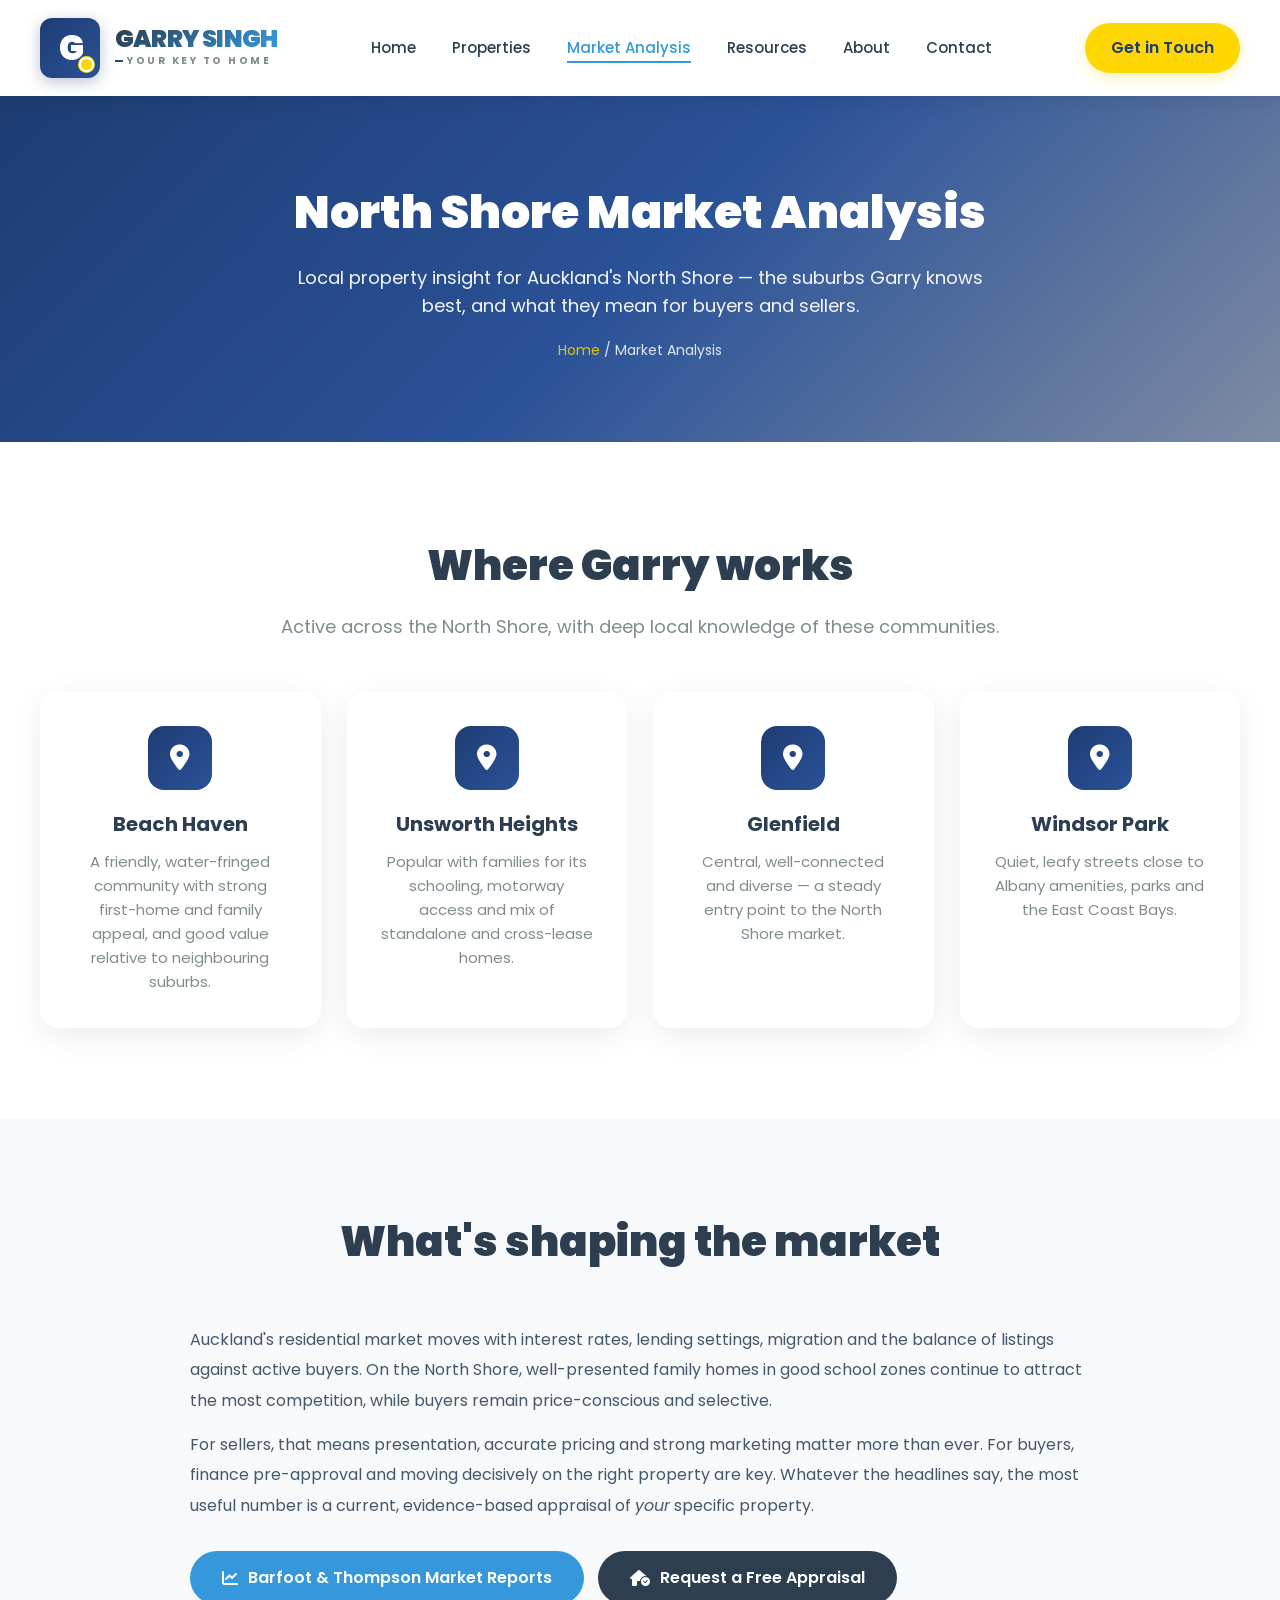
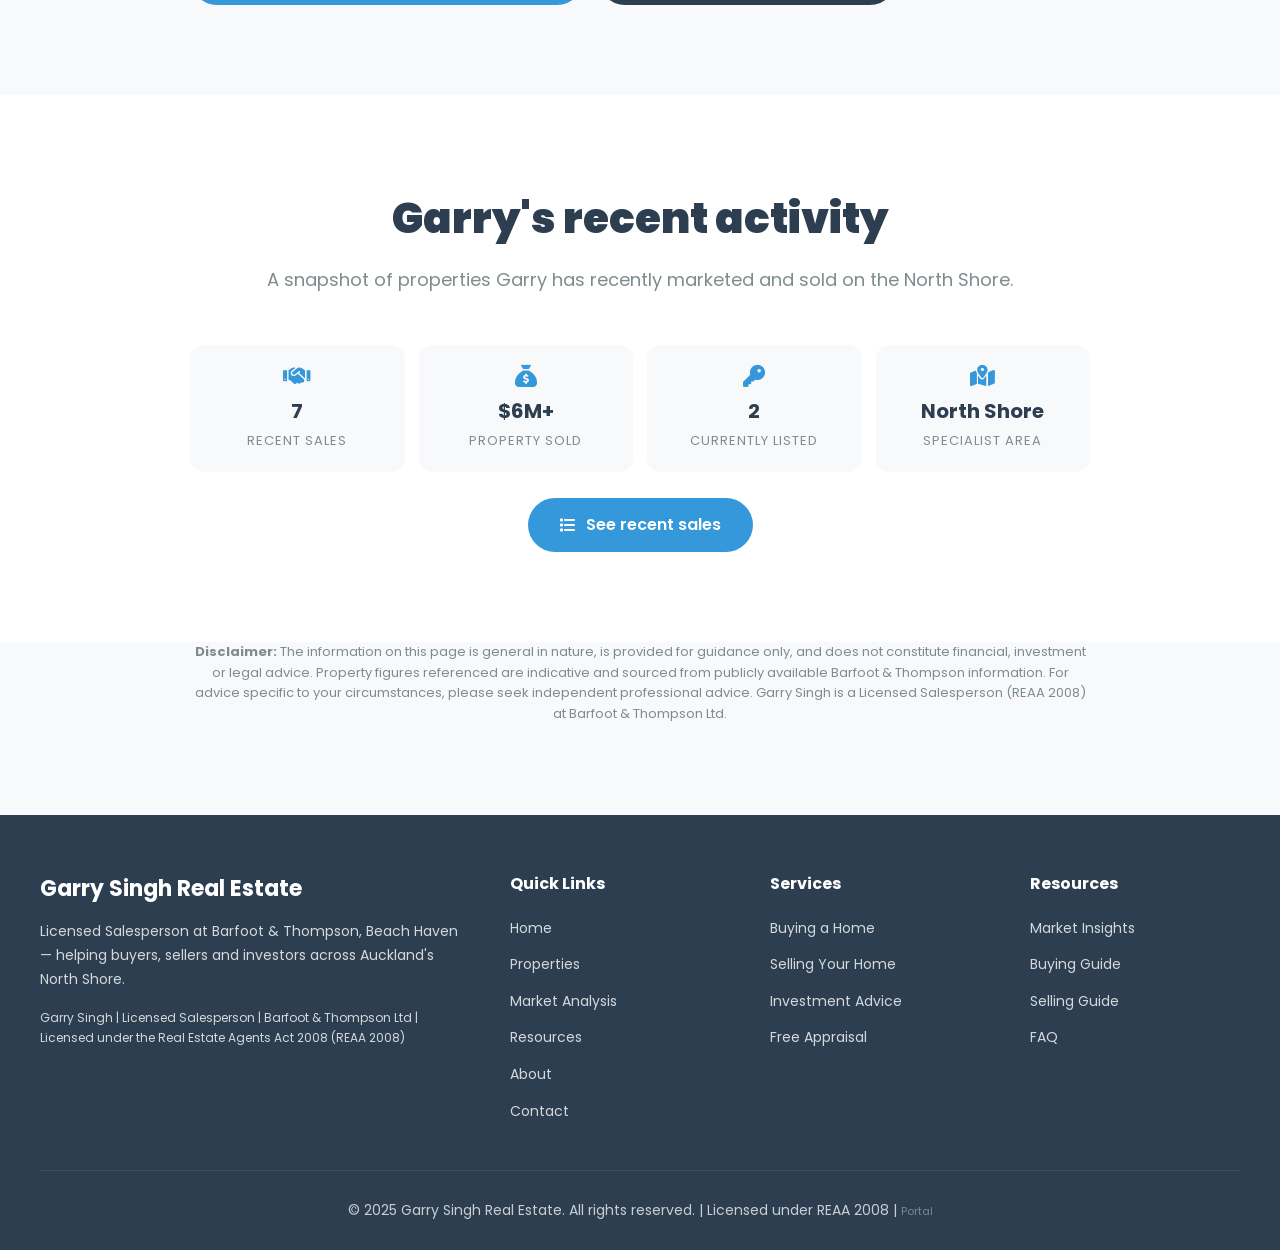
<file: market-analysis.html>
<!DOCTYPE html>
<html lang="en">
<head>
<meta charset="UTF-8">
<meta name="viewport" content="width=device-width, initial-scale=1.0">
<title>North Shore Market Analysis | Garry Singh Real Estate</title>
<meta name="description" content="Auckland North Shore property market insights from Garry Singh, Licensed Salesperson at Barfoot & Thompson, Beach Haven. Suburb trends, buyer & seller guidance.">
<link rel="stylesheet" href="https://cdnjs.cloudflare.com/ajax/libs/font-awesome/6.4.0/css/all.min.css">
<link rel="stylesheet" href="styles.css">
</head>
<body>

<header class="header" id="header">
  <nav class="nav-container">
    <a href="index.html" class="logo-container" style="text-decoration:none;">
      <div class="logo-icon"></div>
      <div class="logo-text"><div class="logo-name">Garry Singh</div><div class="logo-tagline">Your Key to Home</div></div>
    </a>
    <ul class="nav-menu">
      <li><a href="index.html#home">Home</a></li>
      <li><a href="index.html#listings">Properties</a></li>
      <li><a href="market-analysis.html" class="active">Market Analysis</a></li>
      <li><a href="resources.html">Resources</a></li>
      <li><a href="about.html">About</a></li>
      <li><a href="index.html#contact">Contact</a></li>
    </ul>
    <a href="index.html#contact" class="cta-button">Get in Touch</a>
    <div class="mobile-menu-toggle"><i class="fas fa-bars"></i></div>
  </nav>
</header>

<section class="page-hero">
  <h1>North Shore Market Analysis</h1>
  <p>Local property insight for Auckland's North Shore — the suburbs Garry knows best, and what they mean for buyers and sellers.</p>
  <div class="breadcrumb"><a href="index.html">Home</a> / Market Analysis</div>
</section>

<!-- Suburb focus -->
<section class="section">
  <div class="section-header">
    <h2>Where Garry works</h2>
    <p>Active across the North Shore, with deep local knowledge of these communities.</p>
  </div>
  <div class="values-grid container">
    <div class="value-card">
      <div class="vicon"><i class="fas fa-location-dot"></i></div>
      <h3>Beach Haven</h3>
      <p>A friendly, water-fringed community with strong first-home and family appeal, and good value relative to neighbouring suburbs.</p>
    </div>
    <div class="value-card">
      <div class="vicon"><i class="fas fa-location-dot"></i></div>
      <h3>Unsworth Heights</h3>
      <p>Popular with families for its schooling, motorway access and mix of standalone and cross-lease homes.</p>
    </div>
    <div class="value-card">
      <div class="vicon"><i class="fas fa-location-dot"></i></div>
      <h3>Glenfield</h3>
      <p>Central, well-connected and diverse — a steady entry point to the North Shore market.</p>
    </div>
    <div class="value-card">
      <div class="vicon"><i class="fas fa-location-dot"></i></div>
      <h3>Windsor Park</h3>
      <p>Quiet, leafy streets close to Albany amenities, parks and the East Coast Bays.</p>
    </div>
  </div>
</section>

<!-- What's shaping the market -->
<section class="section" style="background:var(--bg-light);">
  <div class="container" style="max-width:900px;">
    <div class="section-header"><h2>What's shaping the market</h2></div>
    <div class="detail-desc">
      <p>Auckland's residential market moves with interest rates, lending settings, migration and the balance of listings against active buyers. On the North Shore, well-presented family homes in good school zones continue to attract the most competition, while buyers remain price-conscious and selective.</p>
      <p style="margin-top:14px;">For sellers, that means presentation, accurate pricing and strong marketing matter more than ever. For buyers, finance pre-approval and moving decisively on the right property are key. Whatever the headlines say, the most useful number is a current, evidence-based appraisal of <em>your</em> specific property.</p>
    </div>
    <div style="display:flex;gap:14px;flex-wrap:wrap;margin-top:24px;">
      <a href="https://www.barfoot.co.nz/market-reports" target="_blank" rel="noopener" class="btn-solid"><i class="fas fa-chart-line"></i> Barfoot &amp; Thompson Market Reports</a>
      <a href="https://www.barfoot.co.nz/appraisal/garry.singh" target="_blank" rel="noopener" class="btn-solid" style="background:var(--primary-color);"><i class="fas fa-house-circle-check"></i> Request a Free Appraisal</a>
    </div>
  </div>
</section>

<!-- Garry's recent activity -->
<section class="section">
  <div class="container" style="max-width:900px;">
    <div class="section-header"><h2>Garry's recent activity</h2><p>A snapshot of properties Garry has recently marketed and sold on the North Shore.</p></div>
    <div class="detail-stats">
      <div class="detail-stat"><i class="fas fa-handshake"></i><strong>7</strong><span>Recent Sales</span></div>
      <div class="detail-stat"><i class="fas fa-sack-dollar"></i><strong>$6M+</strong><span>Property Sold</span></div>
      <div class="detail-stat"><i class="fas fa-key"></i><strong>2</strong><span>Currently Listed</span></div>
      <div class="detail-stat"><i class="fas fa-map-location-dot"></i><strong>North Shore</strong><span>Specialist Area</span></div>
    </div>
    <p style="text-align:center;margin-top:26px;"><a href="index.html#recentSales" class="btn-solid"><i class="fas fa-list"></i> See recent sales</a></p>
  </div>
</section>

<!-- Disclaimer -->
<section class="section" style="background:var(--bg-light);padding-top:0;">
  <div class="container" style="max-width:900px;">
    <p style="color:var(--text-light);font-size:13px;text-align:center;">
      <strong>Disclaimer:</strong> The information on this page is general in nature, is provided for guidance only, and does not constitute financial, investment or legal advice. Property figures referenced are indicative and sourced from publicly available Barfoot &amp; Thompson information. For advice specific to your circumstances, please seek independent professional advice. Garry Singh is a Licensed Salesperson (REAA 2008) at Barfoot &amp; Thompson Ltd.
    </p>
  </div>
</section>

<footer class="footer">
  <div class="footer-content">
    <div class="footer-about">
      <h3>Garry Singh Real Estate</h3>
      <p>Licensed Salesperson at Barfoot &amp; Thompson, Beach Haven — helping buyers, sellers and investors across Auckland's North Shore.</p>
      <p style="margin-top:15px;font-size:12px;opacity:0.8;">Garry Singh | Licensed Salesperson | Barfoot &amp; Thompson Ltd | Licensed under the Real Estate Agents Act 2008 (REAA 2008)</p>
    </div>
    <div class="footer-column"><h4>Quick Links</h4><ul>
      <li><a href="index.html#home">Home</a></li>
      <li><a href="index.html#listings">Properties</a></li>
      <li><a href="market-analysis.html">Market Analysis</a></li>
      <li><a href="resources.html">Resources</a></li>
      <li><a href="about.html">About</a></li>
      <li><a href="index.html#contact">Contact</a></li>
    </ul></div>
    <div class="footer-column"><h4>Services</h4><ul>
      <li><a href="index.html#listings">Buying a Home</a></li>
      <li><a href="index.html#contact">Selling Your Home</a></li>
      <li><a href="index.html#contact">Investment Advice</a></li>
      <li><a href="https://www.barfoot.co.nz/appraisal/garry.singh" target="_blank" rel="noopener">Free Appraisal</a></li>
    </ul></div>
    <div class="footer-column"><h4>Resources</h4><ul>
      <li><a href="market-analysis.html">Market Insights</a></li>
      <li><a href="resources.html">Buying Guide</a></li>
      <li><a href="resources.html">Selling Guide</a></li>
      <li><a href="resources.html">FAQ</a></li>
    </ul></div>
  </div>
  <div class="footer-bottom"><p>&copy; 2025 Garry Singh Real Estate. All rights reserved. | Licensed under REAA 2008 | <a href="admin.html" style="text-decoration:none;font-size:11px;">Portal</a></p></div>
</footer>

<script>
document.addEventListener('DOMContentLoaded', function () {
  var toggle = document.querySelector('.mobile-menu-toggle'), menu = document.querySelector('.nav-menu');
  if (toggle && menu) { toggle.addEventListener('click', function () {
    menu.classList.toggle('active'); var i = toggle.querySelector('i'); i.classList.toggle('fa-bars'); i.classList.toggle('fa-times');
  }); }
});
window.addEventListener('scroll', function () {
  var h = document.getElementById('header'); if (window.scrollY > 50) h.classList.add('scrolled'); else h.classList.remove('scrolled');
});
</script>
</body>
</html>
</file>
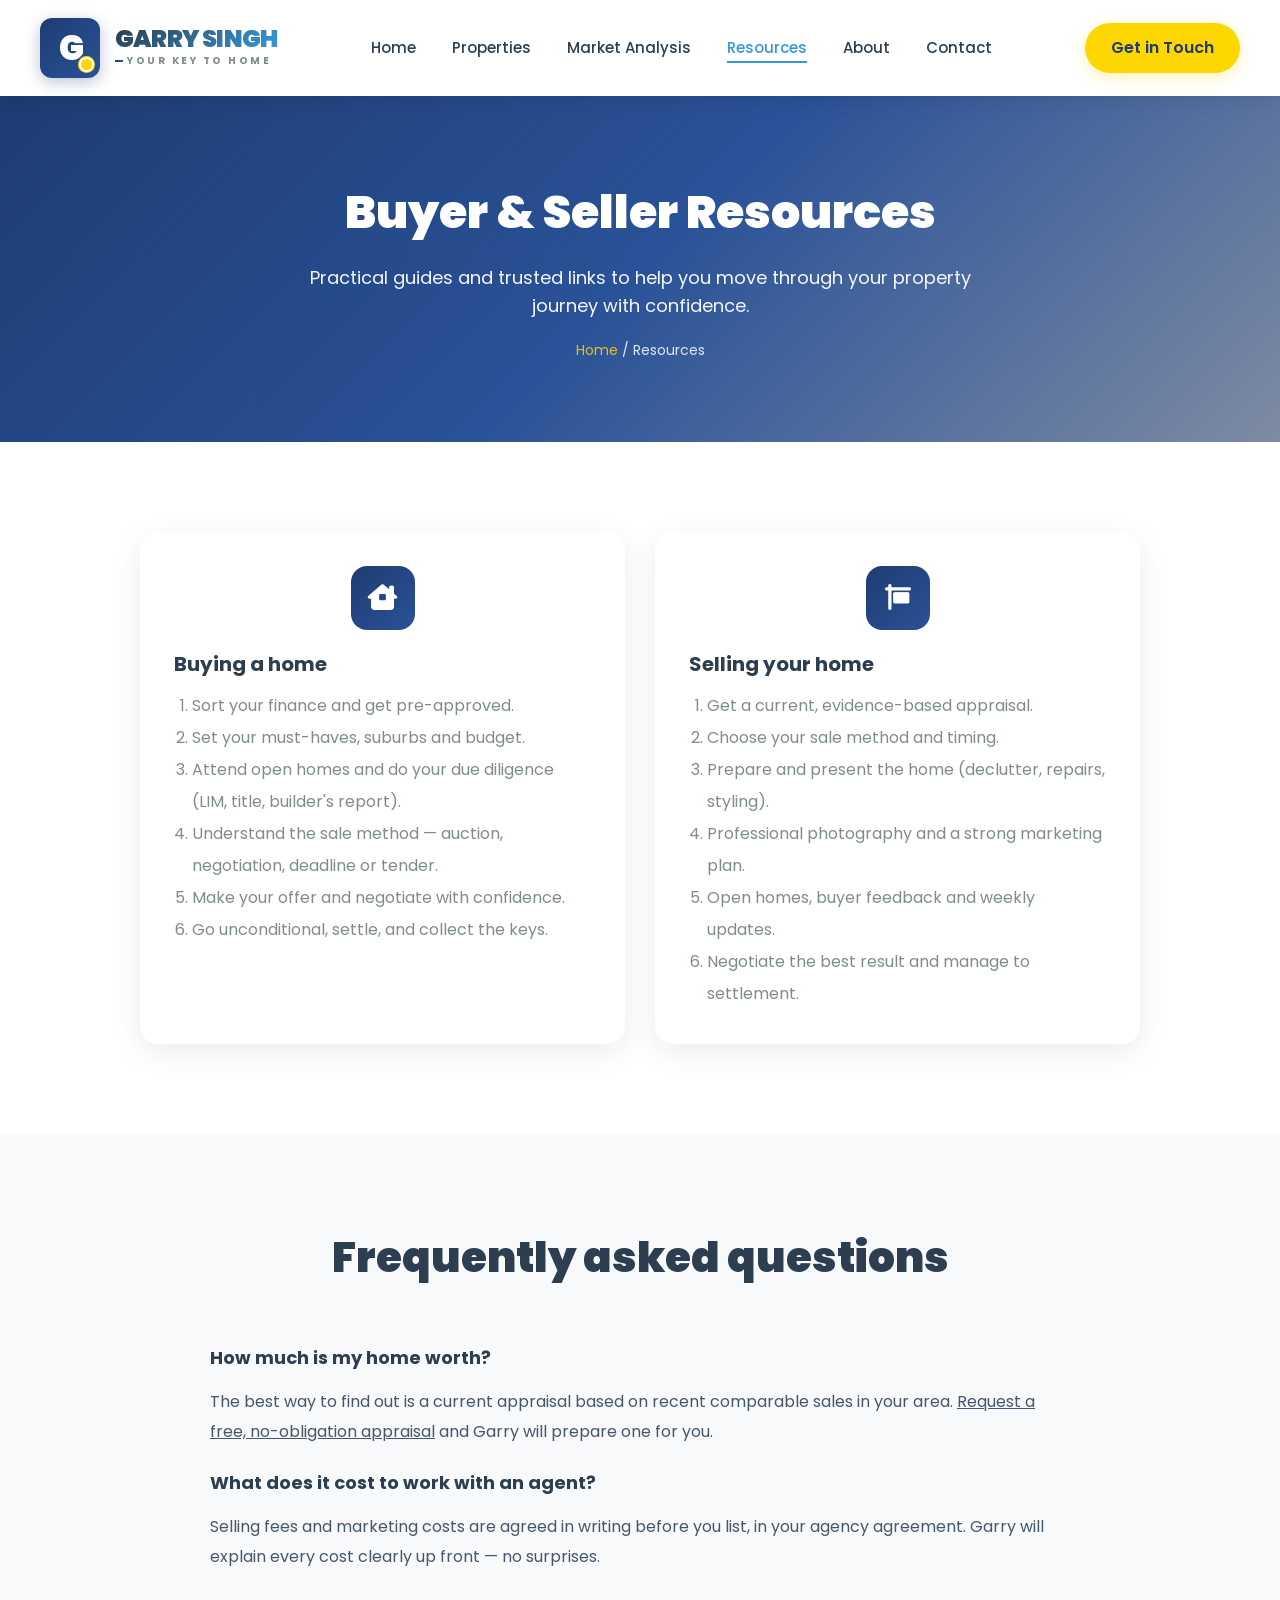
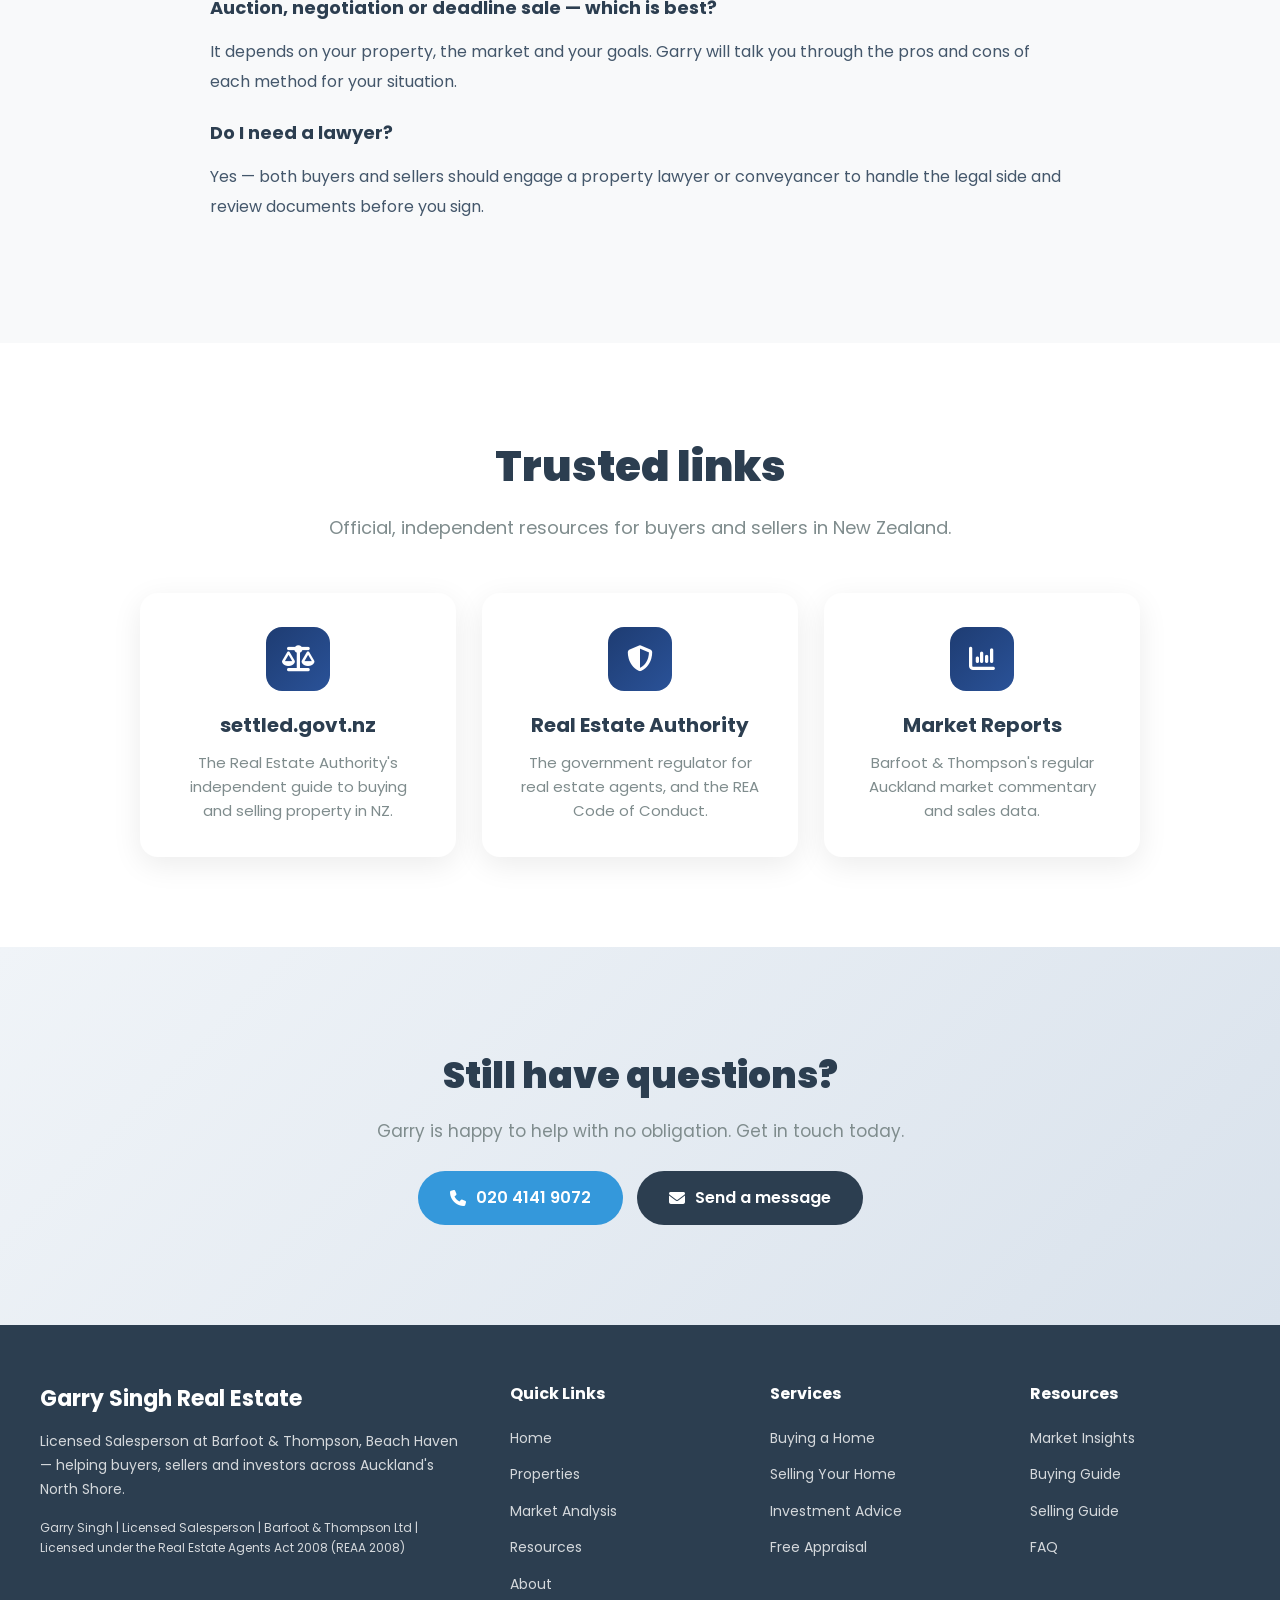
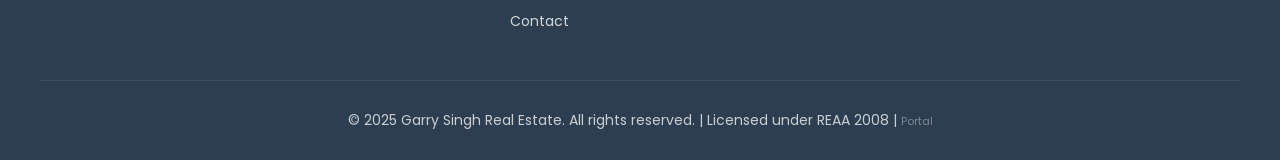
<file: resources.html>
<!DOCTYPE html>
<html lang="en">
<head>
<meta charset="UTF-8">
<meta name="viewport" content="width=device-width, initial-scale=1.0">
<title>Buyer & Seller Resources | Garry Singh Real Estate</title>
<meta name="description" content="Helpful buying and selling guides, FAQs and trusted links from Garry Singh, Licensed Salesperson at Barfoot & Thompson, Beach Haven, Auckland.">
<link rel="stylesheet" href="https://cdnjs.cloudflare.com/ajax/libs/font-awesome/6.4.0/css/all.min.css">
<link rel="stylesheet" href="styles.css">
</head>
<body>

<header class="header" id="header">
  <nav class="nav-container">
    <a href="index.html" class="logo-container" style="text-decoration:none;">
      <div class="logo-icon"></div>
      <div class="logo-text"><div class="logo-name">Garry Singh</div><div class="logo-tagline">Your Key to Home</div></div>
    </a>
    <ul class="nav-menu">
      <li><a href="index.html#home">Home</a></li>
      <li><a href="index.html#listings">Properties</a></li>
      <li><a href="market-analysis.html">Market Analysis</a></li>
      <li><a href="resources.html" class="active">Resources</a></li>
      <li><a href="about.html">About</a></li>
      <li><a href="index.html#contact">Contact</a></li>
    </ul>
    <a href="index.html#contact" class="cta-button">Get in Touch</a>
    <div class="mobile-menu-toggle"><i class="fas fa-bars"></i></div>
  </nav>
</header>

<section class="page-hero">
  <h1>Buyer &amp; Seller Resources</h1>
  <p>Practical guides and trusted links to help you move through your property journey with confidence.</p>
  <div class="breadcrumb"><a href="index.html">Home</a> / Resources</div>
</section>

<!-- Guides -->
<section class="section">
  <div class="container" style="max-width:1000px;display:grid;grid-template-columns:1fr 1fr;gap:30px;">
    <div class="value-card" style="text-align:left;">
      <div class="vicon"><i class="fas fa-house-chimney-window"></i></div>
      <h3>Buying a home</h3>
      <ol style="color:var(--text-light);padding-left:18px;line-height:2;">
        <li>Sort your finance and get pre-approved.</li>
        <li>Set your must-haves, suburbs and budget.</li>
        <li>Attend open homes and do your due diligence (LIM, title, builder's report).</li>
        <li>Understand the sale method — auction, negotiation, deadline or tender.</li>
        <li>Make your offer and negotiate with confidence.</li>
        <li>Go unconditional, settle, and collect the keys.</li>
      </ol>
    </div>
    <div class="value-card" style="text-align:left;">
      <div class="vicon"><i class="fas fa-sign-hanging"></i></div>
      <h3>Selling your home</h3>
      <ol style="color:var(--text-light);padding-left:18px;line-height:2;">
        <li>Get a current, evidence-based appraisal.</li>
        <li>Choose your sale method and timing.</li>
        <li>Prepare and present the home (declutter, repairs, styling).</li>
        <li>Professional photography and a strong marketing plan.</li>
        <li>Open homes, buyer feedback and weekly updates.</li>
        <li>Negotiate the best result and manage to settlement.</li>
      </ol>
    </div>
  </div>
</section>

<!-- FAQ -->
<section class="section" style="background:var(--bg-light);">
  <div class="container" style="max-width:860px;">
    <div class="section-header"><h2>Frequently asked questions</h2></div>
    <div class="detail-desc">
      <h3 style="font-size:18px;">How much is my home worth?</h3>
      <p style="margin-bottom:18px;">The best way to find out is a current appraisal based on recent comparable sales in your area. <a href="https://www.barfoot.co.nz/appraisal/garry.singh" target="_blank" rel="noopener">Request a free, no-obligation appraisal</a> and Garry will prepare one for you.</p>
      <h3 style="font-size:18px;">What does it cost to work with an agent?</h3>
      <p style="margin-bottom:18px;">Selling fees and marketing costs are agreed in writing before you list, in your agency agreement. Garry will explain every cost clearly up front — no surprises.</p>
      <h3 style="font-size:18px;">Auction, negotiation or deadline sale — which is best?</h3>
      <p style="margin-bottom:18px;">It depends on your property, the market and your goals. Garry will talk you through the pros and cons of each method for your situation.</p>
      <h3 style="font-size:18px;">Do I need a lawyer?</h3>
      <p>Yes — both buyers and sellers should engage a property lawyer or conveyancer to handle the legal side and review documents before you sign.</p>
    </div>
  </div>
</section>

<!-- Trusted links -->
<section class="section">
  <div class="container" style="max-width:1000px;">
    <div class="section-header"><h2>Trusted links</h2><p>Official, independent resources for buyers and sellers in New Zealand.</p></div>
    <div class="values-grid">
      <a class="value-card" style="text-decoration:none;color:inherit;" href="https://www.settled.govt.nz/" target="_blank" rel="noopener">
        <div class="vicon"><i class="fas fa-scale-balanced"></i></div>
        <h3>settled.govt.nz</h3>
        <p>The Real Estate Authority's independent guide to buying and selling property in NZ.</p>
      </a>
      <a class="value-card" style="text-decoration:none;color:inherit;" href="https://www.rea.govt.nz/" target="_blank" rel="noopener">
        <div class="vicon"><i class="fas fa-shield-halved"></i></div>
        <h3>Real Estate Authority</h3>
        <p>The government regulator for real estate agents, and the REA Code of Conduct.</p>
      </a>
      <a class="value-card" style="text-decoration:none;color:inherit;" href="https://www.barfoot.co.nz/market-reports" target="_blank" rel="noopener">
        <div class="vicon"><i class="fas fa-chart-column"></i></div>
        <h3>Market Reports</h3>
        <p>Barfoot &amp; Thompson's regular Auckland market commentary and sales data.</p>
      </a>
    </div>
  </div>
</section>

<!-- CTA -->
<section class="contact-section">
  <div class="container" style="text-align:center;max-width:760px;">
    <h2 style="font-size:36px;font-weight:900;color:var(--primary-color);margin-bottom:14px;">Still have questions?</h2>
    <p style="color:var(--text-light);font-size:17px;margin-bottom:26px;">Garry is happy to help with no obligation. Get in touch today.</p>
    <div style="display:flex;gap:14px;justify-content:center;flex-wrap:wrap;">
      <a href="tel:+642041419072" class="btn-solid"><i class="fas fa-phone"></i> 020 4141 9072</a>
      <a href="index.html#contact" class="btn-solid" style="background:var(--primary-color);"><i class="fas fa-envelope"></i> Send a message</a>
    </div>
  </div>
</section>

<footer class="footer">
  <div class="footer-content">
    <div class="footer-about">
      <h3>Garry Singh Real Estate</h3>
      <p>Licensed Salesperson at Barfoot &amp; Thompson, Beach Haven — helping buyers, sellers and investors across Auckland's North Shore.</p>
      <p style="margin-top:15px;font-size:12px;opacity:0.8;">Garry Singh | Licensed Salesperson | Barfoot &amp; Thompson Ltd | Licensed under the Real Estate Agents Act 2008 (REAA 2008)</p>
    </div>
    <div class="footer-column"><h4>Quick Links</h4><ul>
      <li><a href="index.html#home">Home</a></li>
      <li><a href="index.html#listings">Properties</a></li>
      <li><a href="market-analysis.html">Market Analysis</a></li>
      <li><a href="resources.html">Resources</a></li>
      <li><a href="about.html">About</a></li>
      <li><a href="index.html#contact">Contact</a></li>
    </ul></div>
    <div class="footer-column"><h4>Services</h4><ul>
      <li><a href="index.html#listings">Buying a Home</a></li>
      <li><a href="index.html#contact">Selling Your Home</a></li>
      <li><a href="index.html#contact">Investment Advice</a></li>
      <li><a href="https://www.barfoot.co.nz/appraisal/garry.singh" target="_blank" rel="noopener">Free Appraisal</a></li>
    </ul></div>
    <div class="footer-column"><h4>Resources</h4><ul>
      <li><a href="market-analysis.html">Market Insights</a></li>
      <li><a href="resources.html">Buying Guide</a></li>
      <li><a href="resources.html">Selling Guide</a></li>
      <li><a href="resources.html">FAQ</a></li>
    </ul></div>
  </div>
  <div class="footer-bottom"><p>&copy; 2025 Garry Singh Real Estate. All rights reserved. | Licensed under REAA 2008 | <a href="admin.html" style="text-decoration:none;font-size:11px;">Portal</a></p></div>
</footer>

<script>
document.addEventListener('DOMContentLoaded', function () {
  var toggle = document.querySelector('.mobile-menu-toggle'), menu = document.querySelector('.nav-menu');
  if (toggle && menu) { toggle.addEventListener('click', function () {
    menu.classList.toggle('active'); var i = toggle.querySelector('i'); i.classList.toggle('fa-bars'); i.classList.toggle('fa-times');
  }); }
});
window.addEventListener('scroll', function () {
  var h = document.getElementById('header'); if (window.scrollY > 50) h.classList.add('scrolled'); else h.classList.remove('scrolled');
});
</script>
</body>
</html>
</file>
<file: styles.css>
/* ============================================================
   Garry Singh Real Estate — Shared Stylesheet
   Used by: index.html, about.html, property.html
   (Design system extracted from the original index.html so all
    pages stay visually consistent.)
   ============================================================ */

@import url('https://fonts.googleapis.com/css2?family=Poppins:wght@300;400;500;600;700;800;900&display=swap');

* { margin: 0; padding: 0; box-sizing: border-box; }

:root {
  --primary-color: #2c3e50;
  --secondary-color: #3498db;
  --accent-color: #e74c3c;
  --text-dark: #2c3e50;
  --text-light: #7f8c8d;
  --bg-light: #f8f9fa;
  --white: #ffffff;
  --gold: #ffd700;
  --navy-grad: linear-gradient(135deg, #1e3c72 0%, #2a5298 100%);
}

body {
  font-family: 'Poppins', sans-serif;
  color: var(--text-dark);
  line-height: 1.6;
  overflow-x: hidden;
}

a { color: inherit; }
img { max-width: 100%; display: block; }

/* ---------- Header & Navigation ---------- */
.header {
  background: var(--white);
  box-shadow: 0 2px 20px rgba(0,0,0,0.1);
  position: fixed;
  width: 100%;
  top: 0;
  z-index: 1000;
  transition: all 0.3s ease;
}
.header.scrolled { box-shadow: 0 4px 30px rgba(0,0,0,0.15); }

.nav-container {
  max-width: 1400px;
  margin: 0 auto;
  padding: 18px 40px;
  display: flex;
  justify-content: space-between;
  align-items: center;
}

.logo-container { display: flex; align-items: center; gap: 15px; transition: all 0.3s ease; }
.logo-container:hover { transform: translateY(-2px); }

.logo-icon {
  width: 60px; height: 60px;
  position: relative;
  background: var(--navy-grad);
  border-radius: 12px;
  display: flex; align-items: center; justify-content: center;
  box-shadow: 0 4px 15px rgba(30, 60, 114, 0.3);
  transition: all 0.3s ease;
}
.logo-container:hover .logo-icon { box-shadow: 0 6px 20px rgba(30, 60, 114, 0.4); transform: scale(1.05); }
.logo-icon::before {
  content: 'G';
  font-size: 34px; font-weight: 900; color: #fff;
  font-family: 'Poppins', sans-serif; letter-spacing: -2px;
}
.logo-icon::after {
  content: '';
  position: absolute; bottom: 8px; right: 8px;
  width: 11px; height: 11px;
  background: var(--gold); border-radius: 50%;
  box-shadow: 0 0 0 2px white, 0 0 0 3px var(--gold);
}
.logo-text { display: flex; flex-direction: column; gap: 2px; }
.logo-name {
  font-size: 24px; font-weight: 900; letter-spacing: -0.8px; line-height: 1;
  text-transform: uppercase;
  background: linear-gradient(135deg, #2c3e50 0%, #3498db 100%);
  -webkit-background-clip: text; -webkit-text-fill-color: transparent; background-clip: text;
}
.logo-tagline {
  font-size: 10px; color: var(--text-light); letter-spacing: 2.5px;
  text-transform: uppercase; font-weight: 700; position: relative; padding-left: 12px;
}
.logo-tagline::before {
  content: ''; position: absolute; left: 0; top: 50%; transform: translateY(-50%);
  width: 8px; height: 2px; background: var(--navy-grad);
}

.nav-menu { display: flex; list-style: none; gap: 36px; align-items: center; }
.nav-menu a {
  text-decoration: none; color: var(--text-dark); font-weight: 500; font-size: 15px;
  transition: color 0.3s; position: relative;
}
.nav-menu a::after {
  content: ''; position: absolute; bottom: -5px; left: 0; width: 0; height: 2px;
  background: var(--secondary-color); transition: width 0.3s;
}
.nav-menu a:hover::after, .nav-menu a.active::after { width: 100%; }
.nav-menu a:hover, .nav-menu a.active { color: var(--secondary-color); }

.cta-button {
  background: var(--gold); color: #1e3c72; padding: 12px 26px; border-radius: 30px;
  text-decoration: none; font-weight: 600; transition: all 0.3s;
  box-shadow: 0 4px 15px rgba(255, 215, 0, 0.3);
}
.cta-button:hover { background: #ffed4e; transform: translateY(-2px); box-shadow: 0 6px 20px rgba(255, 215, 0, 0.5); }

.mobile-menu-toggle { display: none; font-size: 24px; cursor: pointer; color: var(--primary-color); }

/* ---------- Buttons ---------- */
.btn-primary {
  background: white; color: var(--primary-color); padding: 16px 40px; border-radius: 30px;
  text-decoration: none; font-weight: 700; transition: all 0.3s;
  box-shadow: 0 8px 25px rgba(0,0,0,0.2);
  display: inline-flex; align-items: center; gap: 10px;
}
.btn-primary:hover { transform: translateY(-3px); box-shadow: 0 12px 35px rgba(0,0,0,0.3); }
.btn-secondary {
  background: transparent; color: white; padding: 16px 40px; border: 2px solid white;
  border-radius: 30px; text-decoration: none; font-weight: 700; transition: all 0.3s;
  display: inline-flex; align-items: center; gap: 10px;
}
.btn-secondary:hover { background: white; color: var(--primary-color); }

.btn-solid {
  background: var(--secondary-color); color: #fff; padding: 14px 32px; border-radius: 30px;
  text-decoration: none; font-weight: 600; transition: all 0.3s; border: none; cursor: pointer;
  display: inline-flex; align-items: center; gap: 10px;
}
.btn-solid:hover { background: #2980b9; transform: translateY(-2px); box-shadow: 0 5px 15px rgba(52,152,219,0.3); }

/* ---------- Page hero (inner pages) ---------- */
.page-hero {
  margin-top: 96px;
  background: linear-gradient(135deg, #1e3c72 0%, #2a5298 50%, #7e8ba3 100%);
  color: white; padding: 80px 40px; text-align: center;
}
.page-hero h1 { font-size: 46px; font-weight: 900; margin-bottom: 14px; }
.page-hero p { font-size: 18px; opacity: 0.95; max-width: 720px; margin: 0 auto; }
.breadcrumb { margin-top: 18px; font-size: 14px; opacity: 0.85; }
.breadcrumb a { color: var(--gold); text-decoration: none; }

/* ---------- Section helpers ---------- */
.section { padding: 90px 40px; }
.section-header { text-align: center; max-width: 800px; margin: 0 auto 50px; }
.section-header h2 { font-size: 42px; font-weight: 900; margin-bottom: 14px; color: var(--primary-color); }
.section-header p { font-size: 18px; color: var(--text-light); }
.container { max-width: 1200px; margin: 0 auto; }

/* ---------- Property grid & cards ---------- */
.properties-section { padding: 110px 40px; background: linear-gradient(to bottom, #f8f9fa 0%, #ffffff 100%); }
.properties-grid {
  max-width: 1400px; margin: 0 auto;
  display: grid; grid-template-columns: repeat(auto-fit, minmax(360px, 1fr)); gap: 30px;
}
.property-card {
  background: white; border-radius: 20px; overflow: hidden;
  box-shadow: 0 8px 30px rgba(0,0,0,0.1); transition: all 0.3s;
  text-decoration: none; color: inherit; display: block; position: relative;
}
.property-card:hover { transform: translateY(-10px); box-shadow: 0 15px 40px rgba(0,0,0,0.15); }
.property-image {
  height: 260px; background: linear-gradient(135deg, #ecf0f1 0%, #bdc3c7 100%);
  position: relative; overflow: hidden; background-size: cover; background-position: center;
}
.property-image.no-image::before {
  content: '🏠'; position: absolute; top: 50%; left: 50%; transform: translate(-50%, -50%);
  font-size: 80px; opacity: 0.3;
}
.property-badge {
  position: absolute; top: 18px; left: 18px; background: var(--accent-color); color: white;
  padding: 7px 15px; border-radius: 20px; font-size: 12px; font-weight: 700;
  text-transform: uppercase; z-index: 10; letter-spacing: 0.5px;
}
.property-badge.sold { background: #27ae60; }
.property-badge.pending { background: #f39c12; }
.property-badge.featured-tag {
  left: auto; right: 18px; background: var(--gold); color: #1e3c72;
}
.property-info { padding: 24px; }
.property-price { font-size: 26px; font-weight: 900; color: var(--primary-color); margin-bottom: 8px; }
.property-title { font-size: 18px; font-weight: 600; color: var(--primary-color); margin-bottom: 6px; }
.property-location { font-size: 14px; color: var(--text-light); margin-bottom: 18px; display: flex; align-items: center; gap: 6px; }
.property-features { display: flex; flex-wrap: wrap; gap: 18px; padding-top: 18px; border-top: 1px solid #ecf0f1; }
.feature { display: flex; align-items: center; gap: 8px; font-size: 14px; color: var(--text-light); }
.feature i { color: var(--secondary-color); }
.no-properties { grid-column: 1 / -1; text-align: center; padding: 60px 20px; color: var(--text-light); }
.no-properties i { font-size: 80px; margin-bottom: 20px; opacity: 0.3; }
.no-properties h3 { font-size: 24px; margin-bottom: 10px; color: var(--text-dark); }

/* ---------- Property detail page ---------- */
.detail-wrap { max-width: 1100px; margin: 0 auto; padding: 40px; }
.detail-gallery { display: grid; grid-template-columns: 2fr 1fr; gap: 14px; margin-bottom: 36px; }
.detail-main-img {
  width: 100%; height: 460px; border-radius: 18px; object-fit: cover; cursor: zoom-in;
  background: #ecf0f1;
}
.detail-thumbs { display: grid; grid-template-rows: repeat(3, 1fr); gap: 14px; }
.detail-thumbs img { width: 100%; height: 144px; border-radius: 14px; object-fit: cover; cursor: pointer; transition: opacity .2s; }
.detail-thumbs img:hover { opacity: 0.85; }
.detail-header { display: flex; flex-wrap: wrap; justify-content: space-between; gap: 20px; align-items: flex-start; margin-bottom: 24px; }
.detail-header .price { font-size: 38px; font-weight: 900; color: var(--primary-color); }
.detail-header .title { font-size: 24px; font-weight: 600; margin-top: 4px; }
.detail-header .loc { color: var(--text-light); margin-top: 6px; display: flex; align-items: center; gap: 6px; }
.detail-stats { display: flex; flex-wrap: wrap; gap: 14px; margin: 24px 0; }
.detail-stat {
  flex: 1; min-width: 130px; background: var(--bg-light); border-radius: 14px;
  padding: 20px; text-align: center;
}
.detail-stat i { font-size: 22px; color: var(--secondary-color); margin-bottom: 8px; }
.detail-stat strong { display: block; font-size: 20px; color: var(--primary-color); }
.detail-stat span { font-size: 13px; color: var(--text-light); text-transform: uppercase; letter-spacing: 1px; }
.detail-desc { font-size: 16px; color: #44576b; line-height: 1.9; margin: 10px 0 30px; }
.detail-desc h3 { font-size: 22px; color: var(--primary-color); margin-bottom: 12px; }
.detail-cta {
  background: var(--navy-grad); color: #fff; border-radius: 18px; padding: 36px;
  display: flex; flex-wrap: wrap; align-items: center; justify-content: space-between; gap: 20px;
}
.detail-cta h3 { font-size: 24px; }
.detail-cta p { opacity: 0.9; }

/* ---------- About page ---------- */
.about-grid { display: grid; grid-template-columns: 1fr 1fr; gap: 60px; align-items: center; }
.about-photo { width: 100%; max-width: 460px; height: 540px; border-radius: 26px; object-fit: cover; box-shadow: 0 20px 60px rgba(0,0,0,0.25); background: #ecf0f1; }
.about-text h2 { font-size: 40px; font-weight: 900; color: var(--primary-color); margin-bottom: 18px; }
.about-text p { color: var(--text-light); font-size: 17px; margin-bottom: 18px; line-height: 1.8; }
.about-stats { display: flex; gap: 30px; margin-top: 26px; }
.about-stats .num { font-size: 38px; font-weight: 900; color: var(--secondary-color); }
.about-stats .lbl { font-size: 13px; color: var(--text-light); text-transform: uppercase; letter-spacing: 1px; }
.values-grid { display: grid; grid-template-columns: repeat(auto-fit, minmax(260px,1fr)); gap: 26px; max-width: 1200px; margin: 0 auto; }
.value-card { background: #fff; border-radius: 18px; padding: 34px; box-shadow: 0 8px 30px rgba(0,0,0,0.08); text-align: center; }
.value-card .vicon {
  width: 64px; height: 64px; margin: 0 auto 18px; border-radius: 16px; background: var(--navy-grad);
  display: flex; align-items: center; justify-content: center; color: #fff; font-size: 26px;
}
.value-card h3 { font-size: 20px; color: var(--primary-color); margin-bottom: 10px; }
.value-card p { color: var(--text-light); font-size: 15px; }

/* ---------- Contact ---------- */
.contact-section { padding: 100px 40px; background: linear-gradient(135deg, #f0f4f8 0%, #d9e2ec 100%); }
.contact-container { max-width: 1200px; margin: 0 auto; display: grid; grid-template-columns: 1fr 1fr; gap: 60px; }
.contact-info h2 { font-size: 40px; font-weight: 900; margin-bottom: 18px; color: var(--primary-color); }
.contact-info p { font-size: 17px; color: var(--text-light); margin-bottom: 36px; line-height: 1.7; }
.contact-details { display: flex; flex-direction: column; gap: 22px; }
.contact-item { display: flex; align-items: center; gap: 20px; }
.contact-icon { width: 58px; height: 58px; background: var(--navy-grad); border-radius: 15px; display: flex; align-items: center; justify-content: center; color: white; font-size: 22px; flex-shrink: 0; }
.contact-item-text strong { display: block; font-size: 13px; color: var(--text-light); margin-bottom: 4px; text-transform: uppercase; letter-spacing: 1px; }
.contact-item-text a { font-size: 18px; color: var(--primary-color); text-decoration: none; font-weight: 600; }
.contact-item-text a:hover { color: var(--secondary-color); }
.social-links { display: flex; gap: 14px; margin-top: 28px; flex-wrap: wrap; }
.social-link { width: 48px; height: 48px; background: var(--bg-light); border-radius: 12px; display: flex; align-items: center; justify-content: center; color: var(--primary-color); font-size: 19px; transition: all 0.3s; text-decoration: none; }
.social-link:hover { background: var(--secondary-color); color: white; transform: translateY(-3px); }

/* ---------- Footer ---------- */
.footer { background: var(--primary-color); color: white; padding: 56px 40px 28px; }
.footer-content { max-width: 1400px; margin: 0 auto; display: grid; grid-template-columns: 2fr 1fr 1fr 1fr; gap: 50px; margin-bottom: 36px; }
.footer-about h3 { font-size: 22px; margin-bottom: 14px; }
.footer-about p { font-size: 14px; opacity: 0.8; line-height: 1.7; margin-bottom: 16px; }
.footer-column h4 { font-size: 16px; margin-bottom: 18px; font-weight: 700; }
.footer-column ul { list-style: none; }
.footer-column ul li { margin-bottom: 11px; }
.footer-column ul li a { color: white; text-decoration: none; opacity: 0.8; transition: opacity 0.3s; font-size: 14px; }
.footer-column ul li a:hover { opacity: 1; }
.footer-bottom { max-width: 1400px; margin: 0 auto; padding-top: 28px; border-top: 1px solid rgba(255,255,255,0.1); text-align: center; opacity: 0.75; font-size: 14px; }
.footer-bottom a { color: rgba(255,255,255,0.5); }

/* ---------- Responsive ---------- */
@media (max-width: 1024px) {
  .about-grid, .contact-container, .detail-gallery { grid-template-columns: 1fr; }
  .detail-thumbs { grid-template-rows: none; grid-template-columns: repeat(3, 1fr); }
  .detail-thumbs img { height: 110px; }
  .footer-content { grid-template-columns: 1fr 1fr; }
  .about-photo { margin: 0 auto; }
}
@media (max-width: 768px) {
  .nav-menu {
    display: none; position: fixed; top: 80px; left: 0; right: 0; background: white;
    flex-direction: column; padding: 20px; box-shadow: 0 10px 30px rgba(0,0,0,0.1); z-index: 999;
  }
  .nav-menu.active { display: flex; }
  .nav-menu li { padding: 14px 0; border-bottom: 1px solid #eee; width: 100%; text-align: center; }
  .nav-menu li:last-child { border-bottom: none; }
  .mobile-menu-toggle { display: flex; align-items: center; justify-content: center; width: 44px; height: 44px; }
  .nav-container { padding: 14px 18px; }
  .cta-button { display: none; }
  .section, .properties-section, .contact-section { padding: 56px 18px; }
  .page-hero { padding: 56px 18px; margin-top: 70px; }
  .page-hero h1 { font-size: 30px; }
  .section-header h2 { font-size: 28px; }
  .properties-grid { grid-template-columns: 1fr; }
  .detail-wrap { padding: 24px 16px; }
  .detail-main-img { height: 280px; }
  .detail-thumbs img { height: 80px; }
  .detail-header .price { font-size: 30px; }
  .about-stats { justify-content: space-between; gap: 14px; }
  .detail-cta { flex-direction: column; text-align: center; }
}
@media (max-width: 480px) {
  .logo-name { font-size: 20px; }
  .logo-icon { width: 46px; height: 46px; }
  .logo-icon::before { font-size: 26px; }
}

/* ============================================================
   HOME PAGE — hero & search (used by index.html)
   ============================================================ */
.hero {
  margin-top: 96px;
  background: linear-gradient(135deg, #1e3c72 0%, #2a5298 50%, #7e8ba3 100%);
  color: white; padding: 90px 40px; position: relative; overflow: hidden;
}
.hero::before {
  content: ''; position: absolute; inset: 0;
  background: url('data:image/svg+xml,<svg width="100" height="100" xmlns="http://www.w3.org/2000/svg"><rect width="100" height="100" fill="none" stroke="rgba(255,255,255,0.1)" stroke-width="1"/></svg>');
  background-size: 50px 50px; opacity: 0.3;
}
.hero-container { max-width: 1400px; margin: 0 auto; display: grid; grid-template-columns: 1fr 1fr; gap: 60px; align-items: center; position: relative; z-index: 1; }
.hero-content h1 { font-size: 54px; font-weight: 900; margin-bottom: 20px; line-height: 1.2; }
.hero-content .highlight { color: var(--gold); text-decoration: underline; text-decoration-thickness: 4px; text-underline-offset: 8px; }
.hero-content p { font-size: 20px; margin-bottom: 30px; opacity: 0.95; line-height: 1.7; }
.hero-stats { display: flex; gap: 40px; margin-bottom: 40px; }
.stat-item { text-align: center; }
.stat-number { font-size: 42px; font-weight: 900; display: block; color: var(--gold); }
.stat-label { font-size: 14px; opacity: 0.9; text-transform: uppercase; letter-spacing: 1px; }
.hero-buttons { display: flex; gap: 20px; }
.hero-image { position: relative; }
.garry-photo {
  width: 100%; max-width: 450px; height: 550px;
  background: url('garry-singh.jpg') center center / cover no-repeat;
  border-radius: 30px; box-shadow: 0 20px 60px rgba(0,0,0,0.3); position: relative; overflow: hidden;
}
.photo-badge { position: absolute; bottom: 30px; left: 30px; background: white; color: var(--primary-color); padding: 15px 25px; border-radius: 15px; box-shadow: 0 8px 25px rgba(0,0,0,0.2); }
.photo-badge strong { display: block; font-size: 18px; font-weight: 800; }
.photo-badge span { font-size: 13px; color: var(--text-light); }

.search-section { background: white; padding: 40px; margin: -60px auto 0; max-width: 1200px; border-radius: 20px; box-shadow: 0 10px 60px rgba(0,0,0,0.15); position: relative; z-index: 100; }
.search-tabs { display: flex; gap: 20px; margin-bottom: 30px; border-bottom: 2px solid #ecf0f1; }
.search-tab { padding: 15px 30px; background: none; border: none; font-size: 16px; font-weight: 600; color: var(--text-light); cursor: pointer; transition: all 0.3s; position: relative; }
.search-tab.active { color: var(--secondary-color); }
.search-tab.active::after { content: ''; position: absolute; bottom: -2px; left: 0; right: 0; height: 2px; background: var(--secondary-color); }
.search-form { display: grid; grid-template-columns: 2fr 1.5fr 1fr 1fr auto; gap: 15px; align-items: end; }
.form-group { display: flex; flex-direction: column; }
.form-group label { font-size: 13px; font-weight: 600; margin-bottom: 8px; color: var(--text-dark); }
.form-group input, .form-group select { padding: 14px 18px; border: 2px solid #ecf0f1; border-radius: 10px; font-size: 15px; font-family: 'Poppins', sans-serif; transition: all 0.3s; }
.form-group input:focus, .form-group select:focus { outline: none; border-color: var(--secondary-color); }
.search-btn { padding: 14px 35px; background: var(--secondary-color); color: white; border: none; border-radius: 10px; font-weight: 600; font-size: 15px; cursor: pointer; transition: all 0.3s; display: flex; align-items: center; gap: 10px; }
.search-btn:hover { background: #2980b9; transform: translateY(-2px); box-shadow: 0 5px 15px rgba(52, 152, 219, 0.3); }

/* video card support */
.property-video-container { height: 260px; position: relative; background: #000; }
.property-video-container iframe { position: absolute; inset: 0; width: 100%; height: 100%; border: 0; }
.video-play-overlay { position: absolute; inset: 0; background: rgba(0,0,0,0.3); display: flex; align-items: center; justify-content: center; cursor: pointer; transition: background 0.3s; }
.video-play-overlay:hover { background: rgba(0,0,0,0.5); }
.video-play-overlay i { font-size: 60px; color: white; text-shadow: 0 2px 10px rgba(0,0,0,0.5); }

@media (max-width: 1024px) {
  .hero-container { grid-template-columns: 1fr; text-align: center; }
  .hero-image { order: -1; display: flex; justify-content: center; }
  .garry-photo { max-width: 350px; height: 400px; }
  .hero-stats, .hero-buttons { justify-content: center; }
  .search-form { grid-template-columns: 1fr 1fr; }
  .search-btn { grid-column: 1 / -1; }
}
@media (max-width: 768px) {
  .hero { padding: 40px 18px; }
  .hero-content h1 { font-size: 30px; }
  .hero-content p { font-size: 15px; }
  .garry-photo { max-width: 280px; height: 350px; }
  .hero-stats { gap: 16px; }
  .stat-number { font-size: 28px; }
  .hero-buttons { flex-direction: column; }
  .btn-primary, .btn-secondary { width: 100%; justify-content: center; }
  .search-section { padding: 24px 16px; }
  .search-form { grid-template-columns: 1fr; }
  .search-tabs { flex-wrap: wrap; gap: 10px; }
}
</file>
